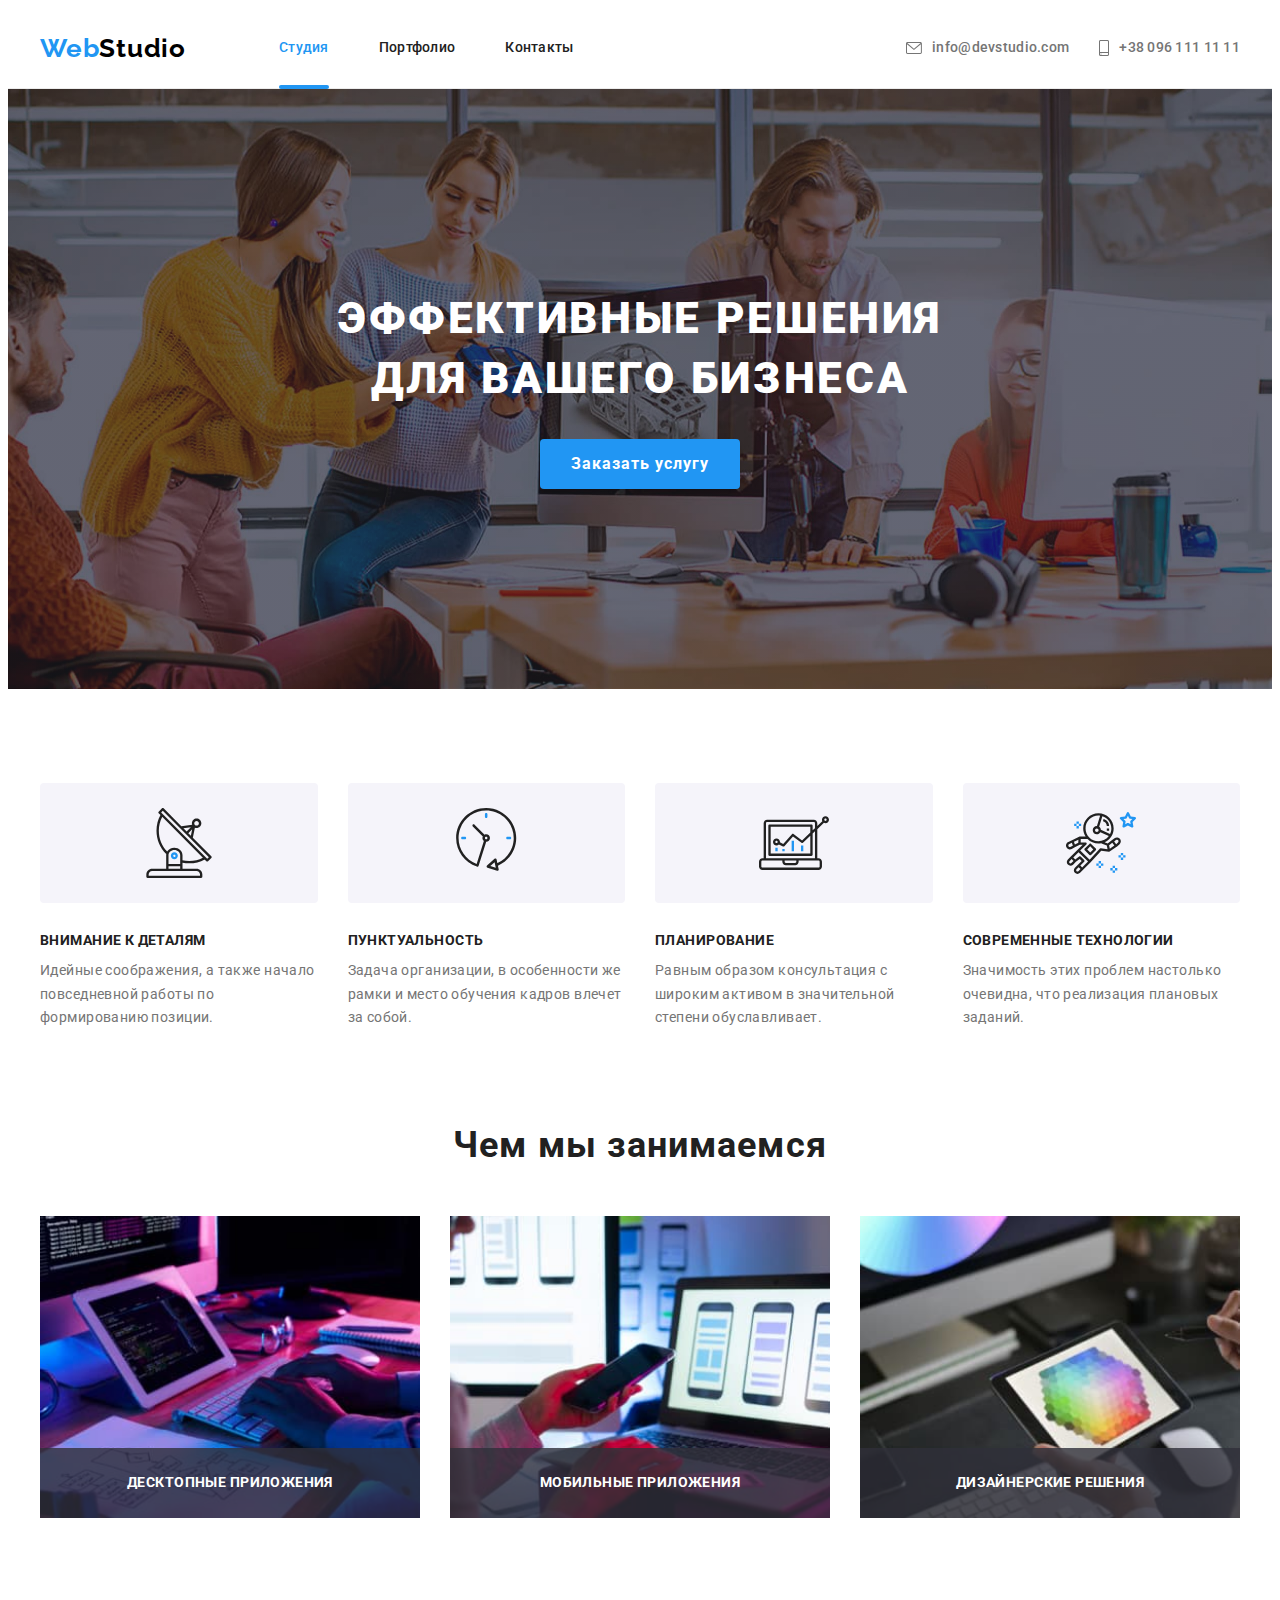
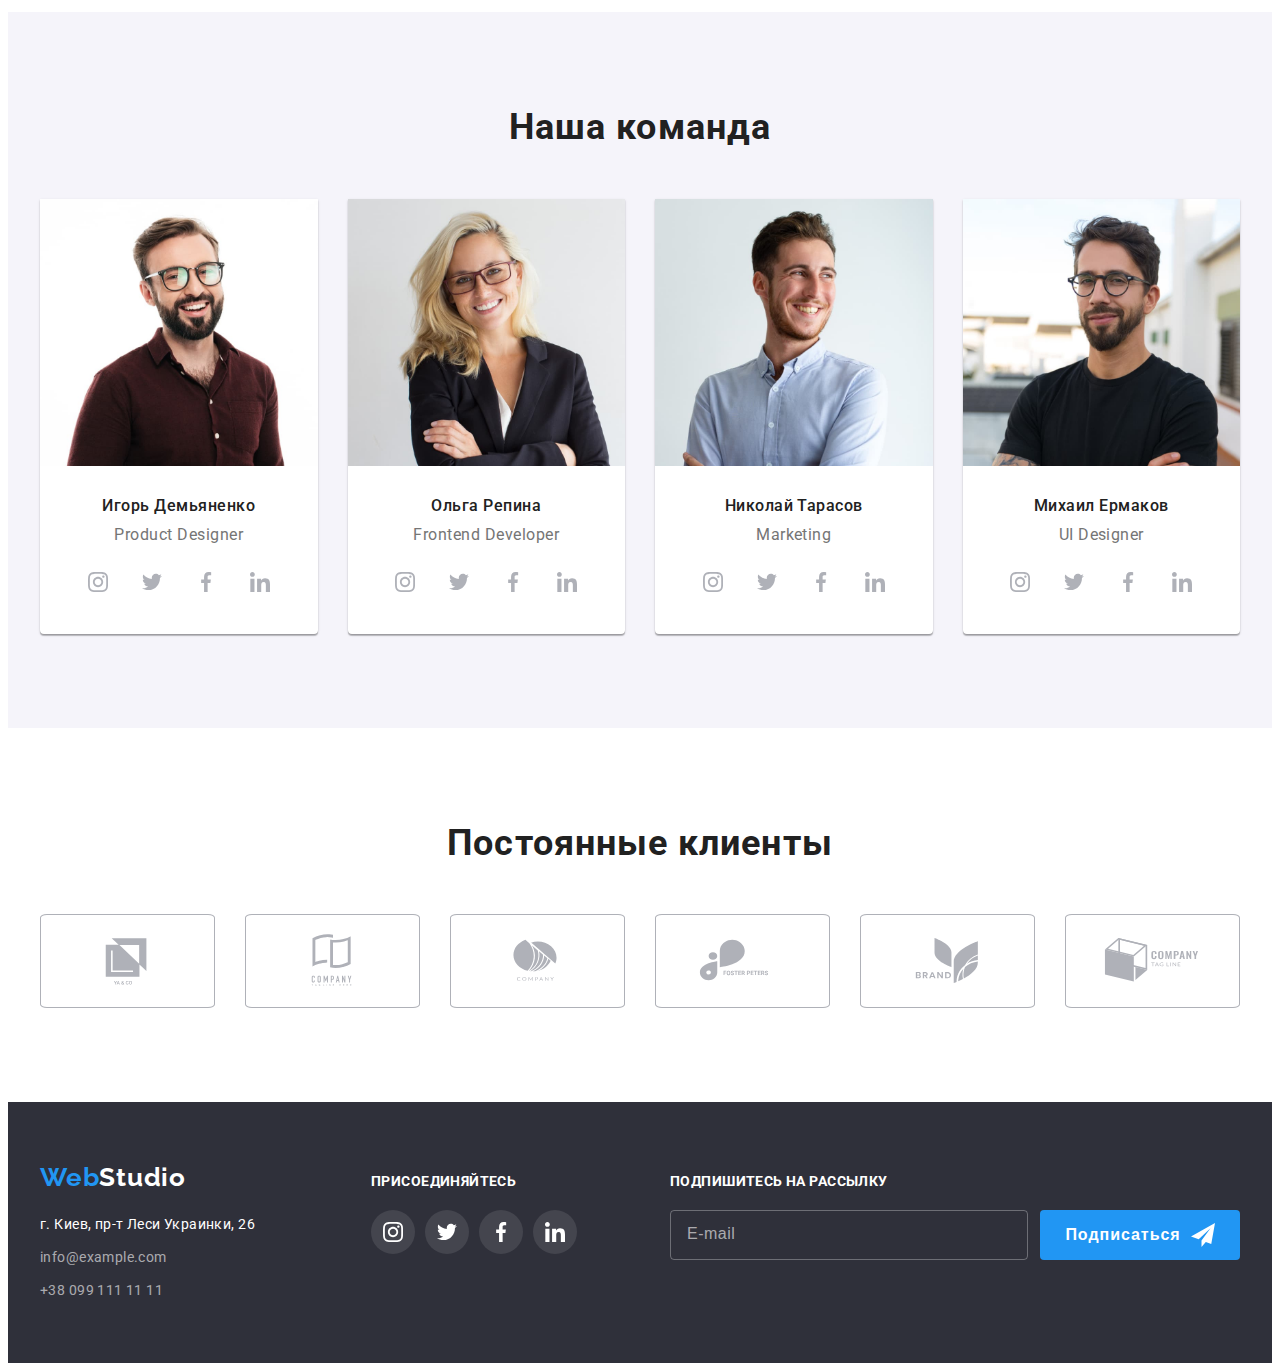
<file: index.html>
<!DOCTYPE html>
<html lang="ru">

<head>
  <meta charset="UTF-8" />
  <meta http-equiv="X-UA-Compatible" content="IE=edge" />
  <meta name="viewport" content="width=device-width, initial-scale=1.0" />
  <title>Студия</title>
  <link rel="preconnect" href="https://fonts.googleapis.com" />
  <link rel="preconnect" href="https://fonts.gstatic.com" crossorigin />
  <link href="https://fonts.googleapis.com/css2?family=Raleway:wght@700&family=Roboto:wght@400;500;700;900&display=swap"
    rel="stylesheet" />
  <link rel="stylesheet" href="https://cdnjs.cloudflare.com/ajax/libs/modern-normalize/1.1.0/modern-normalize.min.css"
    integrity="sha512-wpPYUAdjBVSE4KJnH1VR1HeZfpl1ub8YT/NKx4PuQ5NmX2tKuGu6U/JRp5y+Y8XG2tV+wKQpNHVUX03MfMFn9Q=="
    crossorigin="anonymous" referrerpolicy="no-referrer" />

  <link rel="stylesheet" href="./css/main.min.css" />
</head>

<body>
  <header class="header">
    <div class="container header__container">
      <a class="logo header__logo" href="./index.html">Web<span class="logo__dark">Studio</span></a>

      <nav>
        <ul class="site-nav">
          <li class="site-nav__item">
            <a class="site-nav__link site-nav__link--current" href="./index.html">Студия</a>
          </li>
          <li class="site-nav__item">
            <a class="site-nav__link" href="./portfolio.html">Портфолио</a>
          </li>
          <li class="site-nav__item"><a class="link site-nav__link" href="">Контакты</a></li>
        </ul>
      </nav>

      <ul class="contacts">
        <li class="contacts__item">
          <a class="contacts__link" href="mailto:info@devstudio.com">
            <svg class="contacts__icon envelope">
              <use href="./images/icons.svg#icon-envelope"></use>
            </svg>info@devstudio.com</a>
        </li>
        <li class="contacts__item">
          <a class="contacts__link" href="tel:+380961111111">
            <svg class="contacts__icon smartphone">
              <use href="./images/icons.svg#icon-smartphone"></use>
            </svg>+38 096 111 11 11</a>
        </li>
      </ul>


      <button type="button" class="menu-open-btn" data-menu-open>
        <svg class="menu-open__icon" width="40" height="40">
          <use href="./images/icons.svg#icon-mob-open-btn_40px"></use>
        </svg>
      </button>

      <!-- Mob-menu -->

      <div class="mob-menu is-hidden" data-menu>
        <button type="button" class="menu-close-btn" data-menu-close><svg class="menu-close__icon" width="40px"
            height="40px">
            <use href="./images/icons.svg#icon-mob-menu-close_40px"></use>
          </svg></button>

        <div class="mob-menu__conteiner">

          <ul class="mob-menu__nav">
            <li class="mob-nav__item">
              <a class="mob-nav__link mob-nav__link--current" href="./index.html">Студия</a>
            </li>
            <li class="mob-nav__item">
              <a class="mob-nav__link" href="./portfolio.html">Портфолио</a>
            </li>
            <li class="mob-nav__item"><a class="mob-nav__link" href="">Контакты</a></li>
          </ul>

          <ul class="mob-menu__contacts-list">
            <li class="mob-contacts__item">
              <a class="mob-contacts__link--accent" href="tel:+380961111111">+38 096 111 11 11</a>
            </li>
            <li class="mob-contacts__item">
              <a class="mob-contacts__link" href="mailto:info@devstudio.com">info@devstudio.com</a>
            </li>
          </ul>

          <ul class="mob-menu__contacts-social">
            <li class="mob-social__item">
              <a class="mob-social__link" href="">Instagram</a>
            </li>
            <li class="mob-social__item">
              <a class="mob-social__link" href="">Twitter</a>
            </li>
            <li class="mob-social__item">
              <a class="mob-social__link" href="">Facbook</a>
            </li>
            <li class="mob-social__item">
              <a class="mob-social__link" href="">Linkedin</a>
            </li>
          </ul>
        </div>
      </div>
    </div>
  </header>

  <main>

    <!-- Hero -->

    <section class="hero">
      <div class="container">
        <h1 class="hero__title">Эффективные решения для вашего бизнеса</h1>
        <button type="button" class="hero__button" data-modal-open>Заказать услугу</button>
      </div>
    </section>

    <!-- Features -->

    <section class="section">
      <div class="container">
        <h2 class="visually-hidden" hidden>Преимущества</h2>
        <ul class="features">
          <li class="features__item">
            <div class="features__box">
              <svg class="features__icon" width="70" height="70">
                <use href="./images/icons.svg#icon-antenna-1"></use>
              </svg>
            </div>
            <h3 class="features__title">Внимание к деталям</h3>
            <p class="features__text">
              Идейные соображения, а также начало повседневной работы по формированию позиции.
            </p>
          </li>
          <li class="features__item">
            <div class="features__box">
              <svg class="features__icon" width="70" height="70">
                <use href="./images/icons.svg#icon-clock-1"></use>
              </svg>
            </div>
            <h3 class="features__title">Пунктуальность</h3>
            <p class="features__text">
              Задача организации, в особенности же рамки и место обучения кадров влечет за собой.
            </p>
          </li>
          <li class="features__item">
            <div class="features__box">
              <svg class="features__icon" width="70" height="70">
                <use href="./images/icons.svg#icon-diagram-1"></use>
              </svg>
            </div>
            <h3 class="features__title">Планирование</h3>
            <p class="features__text">
              Равным образом консультация с широким активом в значительной степени обуславливает.
            </p>
          </li>
          <li class="features__item">
            <div class="features__box">
              <svg class="features__icon" width="70" height="70">
                <use href="./images/icons.svg#icon-astronaut-1"></use>
              </svg>
            </div>
            <h3 class="features__title">Современные технологии</h3>
            <p class="features__text">
              Значимость этих проблем настолько очевидна, что реализация плановых заданий.
            </p>
          </li>
        </ul>
      </div>
    </section>

    <!-- About us -->

    <section class="section section--no-padding-top">
      <div class="container">
        <h2 class="section__title">Чем мы занимаемся</h2>
        <ul class="about-us">
          <li class="about-us__item">
            <picture>
              <source srcset="./images/about-us/img-desk-1-1x.jpg 1x,
                             ./images/about-us/img-desk-1-2x.jpg 2x" media="(min-width: 1200px)" />
              <img src="./images/about-us/img-desk-1-1x.jpg" alt="человек печатает на клавиатуре" />
            </picture>

            <div class="about-us__img-title">Десктопные приложения</div>
          </li>
          <li class="about-us__item">
            <picture>
              <source srcset="./images/about-us/img-desk-2-1x.jpg 1x,
                             ./images/about-us/img-desk-2-2x.jpg 2x" media="(min-width: 1200px)" />
              <img src="./images/about-us/img-desk-2-1x.jpg" alt="человек смотрит на экран" />
            </picture>
            <div class="about-us__img-title">Мобильные приложения</div>
          </li>
          <li class="about-us__item">
            <picture>
              <source srcset="./images/about-us/img-desk-3-1x.jpg 1x,
                              ./images/about-us/img-desk-3-2x.jpg 2x" media="(min-width: 1200px)" />
              <img src="./images/about-us/img-desk-3-1x.jpg" alt="человек смотрит на палитру цветов" />
            </picture>
            <div class="about-us__img-title">Дизайнерские решения</div>
          </li>
        </ul>
      </div>
    </section>

    <!-- Team -->

    <section class="section section--other-background">
      <div class="container">
        <h2 class="section__title">Наша команда</h2>
        <ul class="team">
          <li class="team__item">
            <picture>
              <source srcset="./images/team/img-desk-1-1x.jpg 1x,
                           ./images/team/img-desk-1-2x.jpg 2x" media="(min-width: 1200px)" />
              <source srcset="./images/team/img-tab-1-1x.jpg 1x,
                            ./images/team/img-tab-1-2x.jpg 2x" media="(min-width: 768px)" />
              <source srcset="./images/team/img-mob-1-1x.jpg 1x,
                             ./images/team/img-mob-1-2x.jpg 2x" media="(min-width: 320px)" />
              <img src="./images/team/img-desk-1-1x.jpg" alt="первое фото члена команды" />
            </picture>

            <div class="team__content">
              <h3 class="team__title">Игорь Демьяненко</h3>
              <p class="team__text" lang="en">Product Designer</p>
              <ul class="team__social-list socials">
                <li class="socials__item">
                  <a href="" class="socials__link">
                    <svg class="socials__icon" width="20" height="20">
                      <use href="./images/icons.svg#icon-instagram"></use>
                    </svg>
                  </a>
                </li>
                <li class="socials__item">
                  <a href="" class="socials__link">
                    <svg class="socials__icon" width="20" height="20">
                      <use href="./images/icons.svg#icon-twitter"></use>
                    </svg>
                  </a>
                </li>
                <li class="socials__item">
                  <a href="" class="socials__link">
                    <svg class="socials__icon" width="20" height="20">
                      <use href="./images/icons.svg#icon-facebook"></use>
                    </svg>
                  </a>
                </li>
                <li class="socials__item">
                  <a href="" class="socials__link">
                    <svg class="socials__icon" width="20" height="20">
                      <use href="./images/icons.svg#icon-linkedin"></use>
                    </svg>
                  </a>
                </li>
              </ul>
            </div>
          </li>
          <li class="team__item">
            <picture>
              <source srcset="./images/team/img-desk-2-1x.jpg 1x,
                              ./images/team/img-desk-2-2x.jpg 2x" media="(min-width: 1200px)" />
              <source srcset="./images/team/img-tab-2-1x.jpg 1x,
                              ./images/team/img-tab-2-2x.jpg 2x" media="(min-width: 768px)" />
              <source srcset="./images/team/img-mob-2-1x.jpg 1x,
                              ./images/team/img-mob-2-2x.jpg 2x" media="(min-width: 320px)" />
              <img src="./images/team/img-desk-2-1x.jpg" alt="второе фото члена команды" />
            </picture>
            <div class="team__content">
              <h3 class="team__title">Ольга Репина</h3>
              <p class="team__text" lang="en">Frontend Developer</p>
              <ul class="team__social-list socials">
                <li class="socials__item">
                  <a href="" class="socials__link">
                    <svg class="socials__icon" width="20" height="20">
                      <use href="./images/icons.svg#icon-instagram"></use>
                    </svg>
                  </a>
                </li>
                <li class="socials__item">
                  <a href="" class="socials__link">
                    <svg class="socials__icon" width="20" height="20">
                      <use href="./images/icons.svg#icon-twitter"></use>
                    </svg>
                  </a>
                </li>
                <li class="socials__item">
                  <a href="" class="socials__link">
                    <svg class="socials__icon" width="20" height="20">
                      <use href="./images/icons.svg#icon-facebook"></use>
                    </svg>
                  </a>
                </li>
                <li class="socials__item">
                  <a href="" class="socials__link">
                    <svg class="socials__icon" width="20" height="20">
                      <use href="./images/icons.svg#icon-linkedin"></use>
                    </svg>
                  </a>
                </li>
              </ul>
            </div>
          </li>
          <li class="team__item">
            <picture>
              <source srcset="./images/team/img-desk-3-1x.jpg 1x,
                              ./images/team/img-desk-3-2x.jpg 2x" media="(min-width: 1200px)" />
              <source srcset="./images/team/img-tab-3-1x.jpg 1x,
                              ./images/team/img-tab-3-2x.jpg 2x" media="(min-width: 768px)" />
              <source srcset="./images/team/img-mob-3-1x.jpg 1x,
                             ./images/team/img-mob-3-2x.jpg 2x" media="(min-width: 320px)" />
              <img src="./images/team/img-desk-3-1x.jpg" alt="третье фото члена команды" />
            </picture>
            <div class="team__content">
              <h3 class="team__title">Николай Тарасов</h3>
              <p class="team__text" lang="en">Marketing</p>
              <ul class="team__social-list socials">
                <li class="socials__item">
                  <a href="" class="socials__link">
                    <svg class="socials__icon" width="20" height="20">
                      <use href="./images/icons.svg#icon-instagram"></use>
                    </svg>
                  </a>
                </li>
                <li class="socials__item">
                  <a href="" class="socials__link">
                    <svg class="socials__icon" width="20" height="20">
                      <use href="./images/icons.svg#icon-twitter"></use>
                    </svg>
                  </a>
                </li>
                <li class="socials__item">
                  <a href="" class="socials__link">
                    <svg class="socials__icon" width="20" height="20">
                      <use href="./images/icons.svg#icon-facebook"></use>
                    </svg>
                  </a>
                </li>
                <li class="socials__item">
                  <a href="" class="socials__link">
                    <svg class="socials__icon" width="20" height="20">
                      <use href="./images/icons.svg#icon-linkedin"></use>
                    </svg>
                  </a>
                </li>
              </ul>
            </div>
          </li>
          <li class="team__item">
            <picture>
              <source srcset="./images/team/img-desk-4-1x.jpg 1x,
                                ./images/team/img-desk-4-2x.jpg 2x" media="(min-width: 1200px)" />
              <source srcset="./images/team/img-tab-4-1x.jpg 1x,
                                ./images/team/img-tab-4-2x.jpg 2x" media="(min-width: 768px)" />
              <source srcset="./images/team/img-mob-4-1x.jpg 1x,
                               ./images/team/img-mob-4-2x.jpg 2x" media="(min-width: 320px)" />
              <img src="./images/team/img-desk-4-1x.jpg" alt="четвертое фото члена команды" />
            </picture>
            <div class="team__content">
              <h3 class="team__title">Михаил Ермаков</h3>
              <p class="team__text" lang="en">UI Designer</p>
              <ul class="team__social-list socials">
                <li class="socials__item">
                  <a href="" class="socials__link">
                    <svg class="socials__icon" width="20" height="20">
                      <use href="./images/icons.svg#icon-instagram"></use>
                    </svg>
                  </a>
                </li>
                <li class="socials__item">
                  <a href="" class="socials__link">
                    <svg class="socials__icon" width="20" height="20">
                      <use href="./images/icons.svg#icon-twitter"></use>
                    </svg>
                  </a>
                </li>
                <li class="socials__item">
                  <a href="" class="socials__link">
                    <svg class="socials__icon" width="20" height="20">
                      <use href="./images/icons.svg#icon-facebook"></use>
                    </svg>
                  </a>
                </li>
                <li class="socials__item">
                  <a href="" class="socials__link">
                    <svg class="socials__icon" width="20" height="20">
                      <use href="./images/icons.svg#icon-linkedin"></use>
                    </svg>
                  </a>
                </li>
              </ul>
            </div>
          </li>
        </ul>
      </div>
    </section>

    <!--Сlients -->

    <section class="section clients__section">
      <div class="container">
        <h2 class="section__title">Постоянные клиенты</h2>
        <ul class="clients">
          <li class="clients__item">
            <a href="" class="clients__link">
              <svg class="clients__icon" width="106" height="60">
                <use href="./images/icons.svg#icon-Logo1"></use>
              </svg>
            </a>
          </li>
          <li class="clients__item">
            <a href="" class="clients__link">
              <svg class="clients__icon" width="106" height="60">
                <use href="./images/icons.svg#icon-Logo2"></use>
              </svg>
            </a>
          </li>
          <li class="clients__item">
            <a href="" class="clients__link">
              <svg class="clients__icon" width="106" height="60">
                <use href="./images/icons.svg#icon-Logo3"></use>
              </svg>
            </a>
          </li>
          <li class="clients__item">
            <a href="" class="clients__link">
              <svg class="clients__icon" width="106" height="60">
                <use href="./images/icons.svg#icon-Logo4"></use>
              </svg>
            </a>
          </li>
          <li class="clients__item">
            <a href="" class="clients__link">
              <svg class="clients__icon" width="106" height="60">
                <use href="./images/icons.svg#icon-Logo5"></use>
              </svg>
            </a>
          </li>
          <li class="clients__item">
            <a href="" class="clients__link">
              <svg class="clients__icon" width="106" height="60">
                <use href="./images/icons.svg#icon-Logo6"></use>
              </svg>
            </a>
          </li>
        </ul>
      </div>
    </section>
  </main>

  <!-- Backdrop-->

  <div class="backdrop is-hidden" data-modal>
    <div class="modal">
      <form class="form">
        <p class="form__title">Оставьте свои данные, мы вам перезвоним</p>

        <div class="form__field">
          <label for="name" class="form__label">Имя</label>
          <input class="form__input" type="text" name="name" id="name" />
          <svg class="form__icon" width="18" height="18">
            <use href="./images/icons.svg#icon-person-black-18dp-1"></use>
          </svg>
        </div>

        <div class="form__field">
          <label for="tel" class="form__label">Телефон</label>
          <input class="form__input" type="tel" name="tel" id="tel" />
          <svg class="form__icon" width="18" height="18">
            <use href="./images/icons.svg#icon-phone-black-18dp-1"></use>
          </svg>
        </div>
        <div class="form__field">
          <label for="mail" class="form__label">Почта</label>
          <input class="form__input" type="email" name="mail" id="mail" />
          <svg class="form__icon" width="18" height="18">
            <use href="./images/icons.svg#icon-email-black-18dp-1"></use>
          </svg>
        </div>

        <div class="form__field field__textarea">
          <label for="comment" class="form__label">Комментарий</label>
          <textarea class="form__textarea" name="comment" id="comment" placeholder="Введите текст"></textarea>
        </div>

        <label class="form__contract-conditions" for="contract-conditions">
          <input class="form__check visually-hidden" type="checkbox" name="contract conditions"
            id="contract-conditions" />
          <svg class="form__check-icon" width="16" height="15">
            <use href="./images/icons.svg#icon-icon-check"></use>
          </svg>
          Соглашаюсь с рассылкой и принимаю&nbsp;<a href="" class="form__link">Условия договора</a></label>

        <button type="submit" class="submit-button">Отправить</button>
      </form>

      <button type="button" class="modal-close" data-modal-close>
        <svg class="modal-close__icon" width="18px" height="18px">
          <use href="./images/icons.svg#icon-modal-close-icon"></use>
        </svg>
      </button>
    </div>
  </div>

  <!-- Footer -->

  <footer class="footer">
    <div class="container footer__container">
      <div class="footer-address">
        <a class="logo" href="./index.html">Web<span class="logo__light">Studio</span></a>
        <address class="address">
          <ul class="footer-address__list">
            <li class="footer-address__item">
              <a class="footer-address__link" href="https://goo.gl/maps/rSDcFi86WocTGaVg7" target="_blank"
                rel="noopener noreferrer">г. Киев, пр-т Леси Украинки, 26</a>
            </li>
            <li class="footer-address__item">
              <a class="link footer-address__mail" href="mailto:info@example.com">info@example.com</a>
            </li>
            <li class="footer-address__item">
              <a class="link footer-address__tel" href="tel:+380991111111">+38 099 111 11 11</a>
            </li>
          </ul>
        </address>
      </div>
      <div class="footer-social">
        <h3 class="footer-social__title">Присоединяйтесь</h3>
        <ul class="footer-social__list socials">
          <li class="socials__item--grey">
            <a href="" class="socials__link--grey">
              <svg class="socials__icon--grey" width="20" height="20">
                <use href="./images/icons.svg#icon-instagram"></use>
              </svg>
            </a>
          </li>
          <li class="socials__item--grey">
            <a href="" class="socials__link--grey">
              <svg class="socials__icon--grey" width="20" height="20">
                <use href="./images/icons.svg#icon-twitter"></use>
              </svg>
            </a>
          </li>
          <li class="socials__item--grey">
            <a href="" class="socials__link--grey">
              <svg class="socials__icon--grey" width="20" height="20">
                <use href="./images/icons.svg#icon-facebook"></use>
              </svg>
            </a>
          </li>
          <li class="socials__item--grey">
            <a href="" class="socials__link--grey">
              <svg class="socials__icon--grey" width="20" height="20">
                <use href="./images/icons.svg#icon-linkedin"></use>
              </svg>
            </a>
          </li>
        </ul>
      </div>
      <div class="footer-subscribe">
        <form class="footer-subscribe-form">
          <label for="email" class="footer-subscribe__title">Подпишитесь на рассылку</label>
          <div class="footer-subscribe__inputs">
            <input class="footer-subscribe__form-input" type="email" name="mail" id="email" placeholder="E-mail" />
            <button type="submit" class="footer-subscribe__submit-button">
              Подписаться
              <svg class="footer-subscribe__icon" width="24" height="24">
                <use href="./images/icons.svg#icon-icon-send"></use>
              </svg>
            </button>
          </div>
        </form>
      </div>
    </div>
  </footer>

  <script src="./js/modal.js"></script>
  <script src="./js/menu.js"></script>
</body>

</html>
</file>
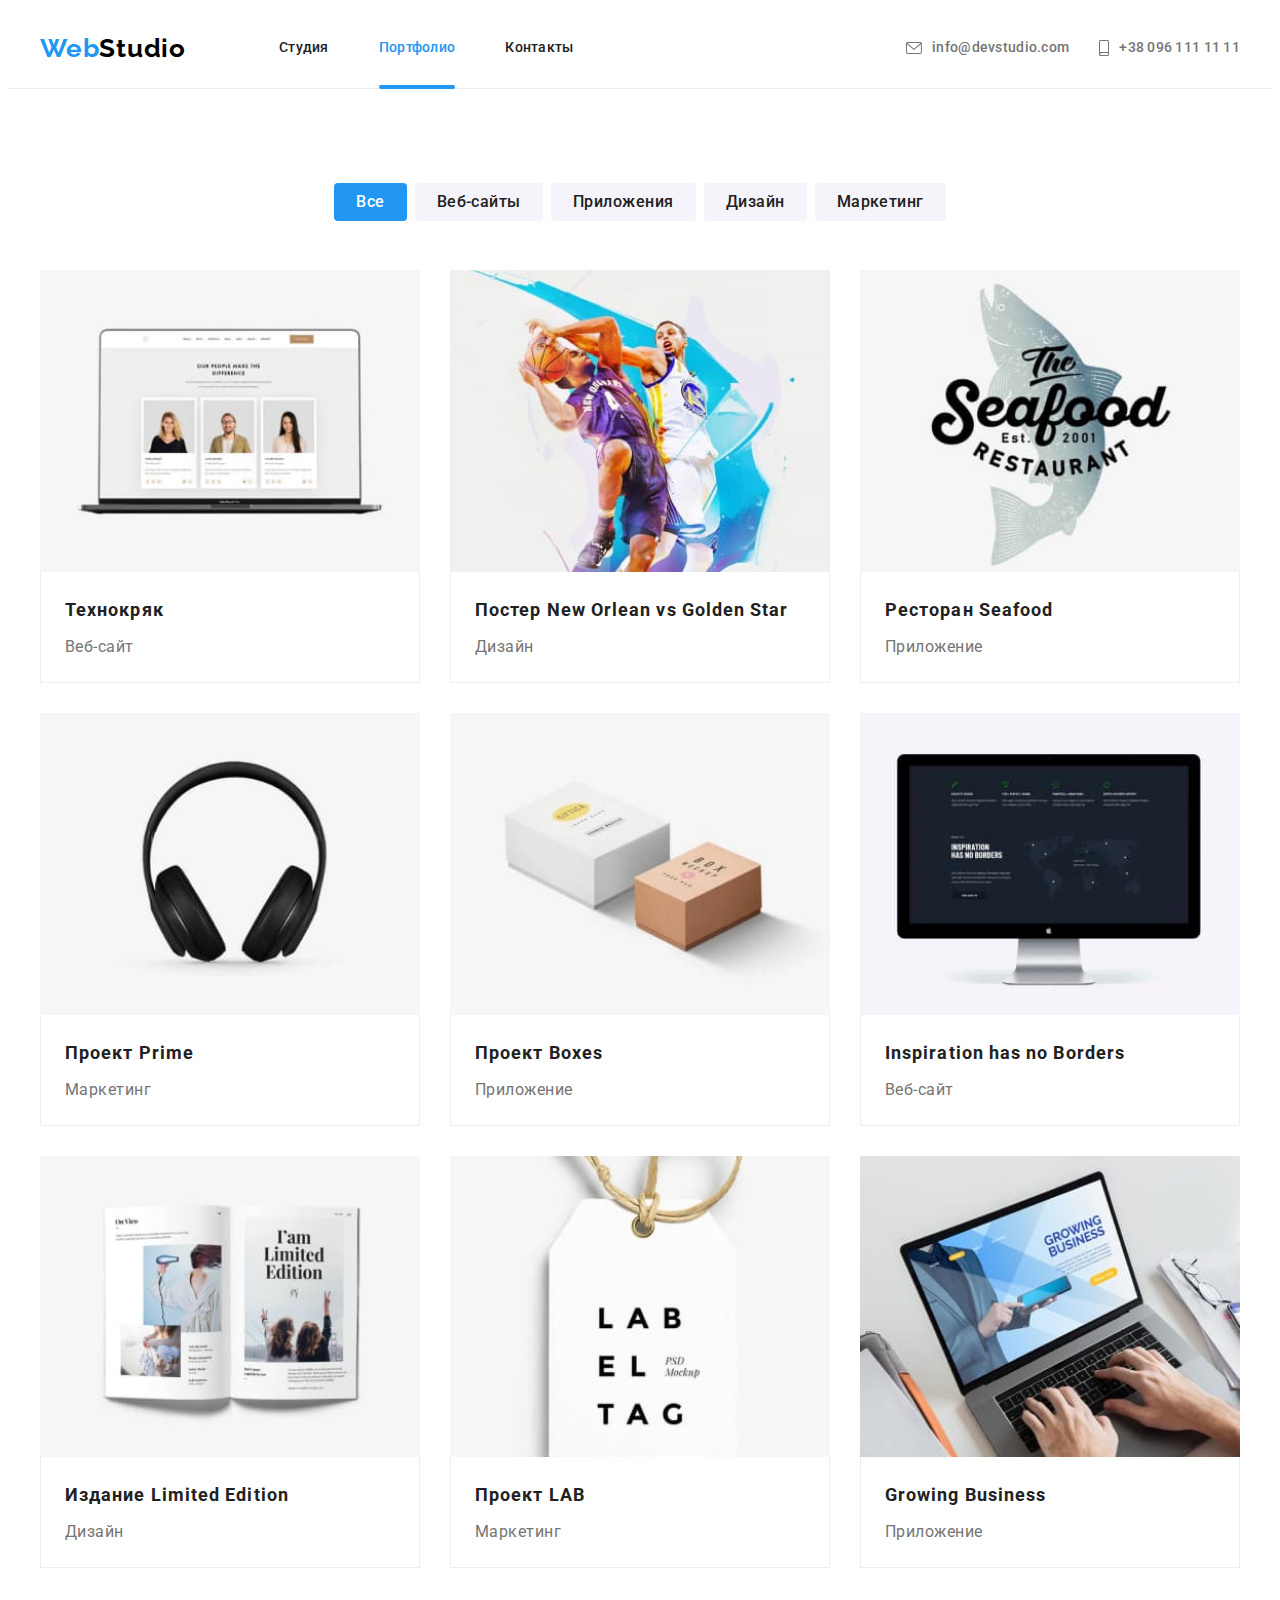
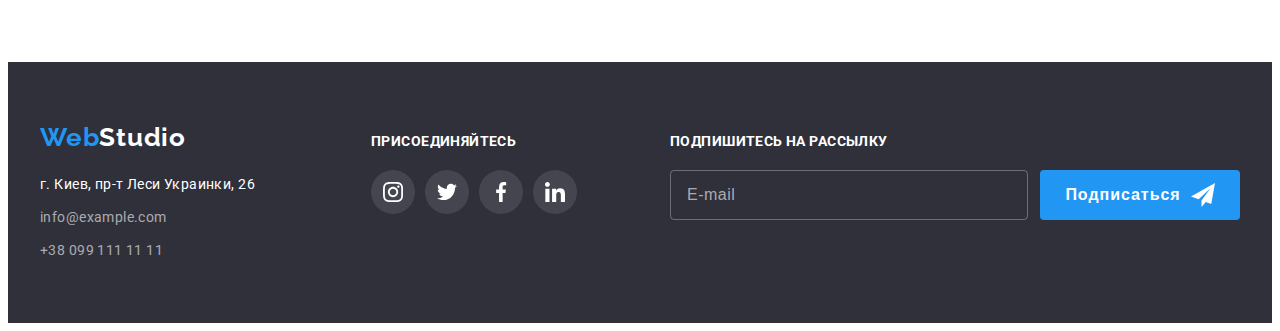
<file: portfolio.html>
<!DOCTYPE html>
<html lang="ru">

<head>
    <meta charset="UTF-8">
    <meta http-equiv="X-UA-Compatible" content="IE=edge">
    <meta name="viewport" content="width=device-width, initial-scale=1.0">
    <title>Портфолио</title>
    <link rel="preconnect" href="https://fonts.googleapis.com">
    <link rel="preconnect" href="https://fonts.gstatic.com" crossorigin>
    <link
        href="https://fonts.googleapis.com/css2?family=Raleway:wght@700&family=Roboto:wght@400;500;700;900&display=swap"
        rel="stylesheet">
    <link rel="stylesheet" href="https://cdnjs.cloudflare.com/ajax/libs/modern-normalize/1.1.0/modern-normalize.min.css"
        integrity="sha512-wpPYUAdjBVSE4KJnH1VR1HeZfpl1ub8YT/NKx4PuQ5NmX2tKuGu6U/JRp5y+Y8XG2tV+wKQpNHVUX03MfMFn9Q=="
        crossorigin="anonymous" referrerpolicy="no-referrer" />
    <link rel="stylesheet" href="./css/main.min.css" />
</head>

<body>
    <header class="header">
        <div class="container header__container">
            <a class="logo header__logo" href="./index.html">Web<span class="logo__dark">Studio</span></a>

            <nav>
                <ul class="site-nav">
                    <li class="site-nav__item">
                        <a class="site-nav__link" href="./index.html">Студия</a>
                    </li>
                    <li class="site-nav__item">
                        <a class="site-nav__link site-nav__link--current" href="./portfolio.html">Портфолио</a>
                    </li>
                    <li class="site-nav__item"><a class="link site-nav__link" href="">Контакты</a></li>
                </ul>
            </nav>

            <ul class="contacts">
                <li class="contacts__item">
                    <a class="contacts__link" href="mailto:info@devstudio.com">
                        <svg class="contacts__icon envelope">
                            <use href="./images/icons.svg#icon-envelope"></use>
                        </svg>info@devstudio.com</a>
                </li>
                <li class="contacts__item">
                    <a class="contacts__link" href="tel:+380961111111">
                        <svg class="contacts__icon smartphone">
                            <use href="./images/icons.svg#icon-smartphone"></use>
                        </svg>+38 096 111 11 11</a>
                </li>
            </ul>


            <button type="button" class="menu-open-btn" data-menu-open>
                <svg class="menu-open__icon" width="40" height="40">
                    <use href="./images/icons.svg#icon-mob-open-btn_40px"></use>
                </svg>
            </button>

            <!-- Mob-menu -->

            <div class="mob-menu is-hidden" data-menu>
                <button type="button" class="menu-close-btn" data-menu-close><svg class="menu-close__icon" width="40px"
                        height="40px">
                        <use href="./images/icons.svg#icon-mob-menu-close_40px"></use>
                    </svg></button>
                <div class="mob-menu__conteiner">

                    <ul class="mob-menu__nav">
                        <li class="mob-nav__item">
                            <a class="mob-nav__link" href="./index.html">Студия</a>
                        </li>
                        <li class="mob-nav__item">
                            <a class="mob-nav__link mob-nav__link--current" href="./portfolio.html">Портфолио</a>
                        </li>
                        <li class="mob-nav__item"><a class="mob-nav__link" href="">Контакты</a></li>
                    </ul>

                    <ul class="mob-menu__contacts-list">
                        <li class="mob-contacts__item">
                            <a class="mob-contacts__link--accent" href="tel:+380961111111">+38 096 111 11 11</a>
                        </li>
                        <li class="mob-contacts__item">
                            <a class="mob-contacts__link" href="mailto:info@devstudio.com">info@devstudio.com</a>
                        </li>
                    </ul>

                    <ul class="mob-menu__contacts-social">
                        <li class="mob-social__item">
                            <a class="mob-social__link" href="">Instagram</a>
                        </li>
                        <li class="mob-social__item">
                            <a class="mob-social__link" href="">Twitter</a>
                        </li>
                        <li class="mob-social__item">
                            <a class="mob-social__link" href="">Facbook</a>
                        </li>
                        <li class="mob-social__item">
                            <a class="mob-social__link" href="">Linkedin</a>
                        </li>
                    </ul>
                </div>
            </div>
        </div>
    </header>
    <!-- Main section -->
    <main>
        <section class="section portfolio__section">
            <div class="container">
                <h1 class="visually-hidden" hidden>Наше портфолио</h1>
                <ul class="filter">

                    <li class="filter__item">
                        <button class="filter__button filter__button--current " type="button">Все</button>
                    </li>
                    <li class="filter__item">
                        <button class="filter__button" type="button">Веб-сайты</button>
                    </li>
                    <li class="filter__item">
                        <button class="filter__button" type="button">Приложения</button>
                    </li>
                    <li class="filter__item">
                        <button class="filter__button" type="button">Дизайн</button>
                    </li>
                    <li class="filter__item">
                        <button class="filter__button" type="button">Маркетинг</button>
                    </li>

                </ul>

                <ul class="card-set">
                    <li class="card-set__item">
                        <a href="" class="card-set__link">
                            <div class="card-set__thumb">
                                <picture>
                                    <source srcset="./images/port/img-desk-1-1x.jpg 1x,
                                                ./images/port/img-desk-1-2x.jpg 2x" media="(min-width: 1200px)" />
                                    <source srcset="./images/port/img-tab-1-1x.jpg 1x,
                                                ./images/port/img-tab-1-2x.jpg 2x" media="(min-width: 768px)" />
                                    <source srcset="./images/port/img-mob-1-1x.jpg 1x,
                                                ./images/port/img-mob-1-2x.jpg 2x" media="(min-width: 320px)" />
                                    <img src="./images/port/img-desk-1-1x.jpg" alt="монитор с фото" />
                                </picture>

                                <div class="card-set__overlay">
                                    <p class="card-set__overlay-text">
                                        Технокряк это современная площадка распространения коронавируса. Компании
                                        используют эту платформу для цифрового
                                        шпионажа и атак на защищённые сервера конкурентов.
                                    </p>
                                </div>
                            </div>

                            <div class="card-set__content">
                                <h2 class="card-set__title">Технокряк</h2>
                                <p class="card-set__text">Веб-сайт</p>
                            </div>
                        </a>
                    </li>


                    <li class="card-set__item">
                        <a href="" class="card-set__link">
                            <div class="card-set__thumb">
                                <picture>
                                    <source srcset="./images/port/img-desk-2-1x.jpg 1x,
                                                  ./images/port/img-desk-2-2x.jpg 2x" media="(min-width: 1200px)" />
                                    <source srcset="./images/port/img-tab-2-1x.jpg 1x,
                                                    ./images/port/img-tab-2-2x.jpg 2x" media="(min-width: 768px)" />
                                    <source srcset="./images/port/img-mob-2-1x.jpg 1x,
                                                 ./images/port/img-mob-2-2x.jpg 2x" media="(min-width: 320px)" />
                                    <img src="./images/port/img-desk-2-1x.jpg" alt="баскетболисты" />
                                </picture>

                                <div class="card-set__overlay">
                                    <p class="card-set__overlay-text">
                                        Технокряк это современная площадка распространения коронавируса. Компании
                                        используют эту платформу для цифрового
                                        шпионажа и атак на защищённые сервера конкурентов.
                                    </p>
                                </div>
                            </div>

                            <div class="card-set__content">
                                <h2 class="card-set__title">Постер <span lang="en">New Orlean vs Golden Star</span>
                                </h2>
                                <p class="card-set__text">Дизайн</p>
                            </div>
                        </a>
                    </li>

                    <li class="card-set__item">
                        <a href="" class="card-set__link">
                            <div class="card-set__thumb">
                                <picture>
                                    <source srcset="./images/port/img-desk-3-1x.jpg 1x,
                                                    ./images/port/img-desk-3-2x.jpg 2x" media="(min-width: 1200px)" />
                                    <source srcset="./images/port/img-tab-3-1x.jpg 1x,
                                                    ./images/port/img-tab-3-2x.jpg 2x" media="(min-width: 768px)" />
                                    <source srcset="./images/port/img-mob-3-1x.jpg 1x,
                                                  ./images/port/img-mob-3-2x.jpg 2x" media="(min-width: 320px)" />
                                    <img src="./images/port/img-desk-3-1x.jpg" alt="логотип ресторана морепродуктов" />
                                </picture>

                                <div class="card-set__overlay">
                                    <p class="card-set__overlay-text">
                                        Технокряк это современная площадка распространения коронавируса. Компании
                                        используют эту платформу для цифрового
                                        шпионажа и атак на защищённые сервера конкурентов.
                                    </p>
                                </div>
                            </div>

                            <div class="card-set__content">
                                <h2 class="card-set__title">Ресторан <span lang="en">Seafood</span></h2>
                                <p class="card-set__text">Приложение</p>
                            </div>
                        </a>
                    </li>

                    <li class="card-set__item">
                        <a href="" class="card-set__link">
                            <div class="card-set__thumb">
                                <picture>
                                    <source srcset="./images/port/img-desk-4-1x.jpg 1x,
                                                  ./images/port/img-desk-4-2x.jpg 2x" media="(min-width: 1200px)" />
                                    <source srcset="./images/port/img-tab-4-1x.jpg 1x,
                                                  ./images/port/img-tab-4-2x.jpg 2x" media="(min-width: 768px)" />
                                    <source srcset="./images/port/img-mob-4-1x.jpg 1x,
                                                 ./images/port/img-mob-4-2x.jpg 2x" media="(min-width: 320px)" />
                                    <img src="./images/port/img-desk-4-1x.jpg" alt="наушники" />
                                </picture>

                                <div class="card-set__overlay">
                                    <p class="card-set__overlay-text">
                                        Технокряк это современная площадка распространения коронавируса. Компании
                                        используют эту платформу для цифрового
                                        шпионажа и атак на защищённые сервера конкурентов.
                                    </p>
                                </div>
                            </div>

                            <div class="card-set__content">
                                <h2 class="card-set__title">Проект <span lang="en">Prime</span></h2>
                                <p class="card-set__text">Маркетинг</p>
                            </div>
                        </a>
                    </li>

                    <li class="card-set__item">
                        <a href="" class="card-set__link">
                            <div class="card-set__thumb">
                                <picture>
                                    <source srcset="./images/port/img-desk-5-1x.jpg 1x,
                                                    ./images/port/img-desk-5-2x.jpg 2x" media="(min-width: 1200px)" />
                                    <source srcset="./images/port/img-tab-5-1x.jpg 1x,
                                                   ./images/port/img-tab-5-2x.jpg 2x" media="(min-width: 768px)" />
                                    <source srcset="./images/port/img-mob-5-1x.jpg 1x,
                                                ./images/port/img-mob-5-2x.jpg 2x" media="(min-width: 320px)" />
                                    <img src="./images/port/img-desk-5-1x.jpg" alt="две коробки" />
                                </picture>

                                <div class="card-set__overlay">
                                    <p class="card-set__overlay-text">
                                        Технокряк это современная площадка распространения коронавируса. Компании
                                        используют эту платформу для цифрового
                                        шпионажа и атак на защищённые сервера конкурентов.
                                    </p>
                                </div>
                            </div>

                            <div class="card-set__content">
                                <h2 class="card-set__title">Проект <span lang="en">Boxes</span></h2>
                                <p class="card-set__text">Приложение</p>
                            </div>
                        </a>
                    </li>

                    <li class="card-set__item">
                        <a href="" class="card-set__link">
                            <div class="card-set__thumb">
                                <picture>
                                    <source srcset="./images/port/img-desk-6-1x.jpg 1x,
                                                    ./images/port/img-desk-6-2x.jpg 2x" media="(min-width: 1200px)" />
                                    <source srcset="./images/port/img-tab-6-1x.jpg 1x,
                                                 ./images/port/img-tab-6-2x.jpg 2x" media="(min-width: 768px)" />
                                    <source srcset="./images/port/img-mob-6-1x.jpg 1x,
                                                 ./images/port/img-mob-6-2x.jpg 2x" media="(min-width: 320px)" />
                                    <img src="./images/port/img-desk-6-1x.jpg" alt="монитор с картой" />
                                </picture>

                                <div class="card-set__overlay">
                                    <p class="card-set__overlay-text">
                                        Технокряк это современная площадка распространения коронавируса. Компании
                                        используют эту платформу для цифрового
                                        шпионажа и атак на защищённые сервера конкурентов.
                                    </p>
                                </div>
                            </div>


                            <div class="card-set__content">
                                <h2 class="card-set__title" lang="en">Inspiration has no Borders</h2>
                                <p class="card-set__text">Веб-сайт</p>
                            </div>
                        </a>
                    </li>

                    <li class="card-set__item">
                        <a href="" class="card-set__link">
                            <div class="card-set__thumb">
                                <picture>
                                    <source srcset="./images/port/img-desk-7-1x.jpg 1x,
                                                  ./images/port/img-desk-7-2x.jpg 2x" media="(min-width: 1200px)" />
                                    <source srcset="./images/port/img-tab-7-1x.jpg 1x,
                                                 ./images/port/img-tab-7-2x.jpg 2x" media="(min-width: 768px)" />
                                    <source srcset="./images/port/img-mob-7-1x.jpg 1x,
                                                 ./images/port/img-mob-7-2x.jpg 2x" media="(min-width: 320px)" />
                                    <img src="./images/port/img-desk-7-1x.jpg" alt="фото журнала" />
                                </picture>

                                <div class="card-set__overlay">
                                    <p class="card-set__overlay-text">
                                        Технокряк это современная площадка распространения коронавируса. Компании
                                        используют эту платформу для цифрового
                                        шпионажа и атак на защищённые сервера конкурентов.
                                    </p>
                                </div>
                            </div>

                            <div class="card-set__content">
                                <h2 class="card-set__title">Издание <span lang="en">Limited Edition</span></h2>
                                <p class="card-set__text">Дизайн</p>
                            </div>
                        </a>
                    </li>

                    <li class="card-set__item">
                        <a href="" class="card-set__link">
                            <div class="card-set__thumb">
                                <picture>
                                    <source srcset="./images/port/img-desk-8-1x.jpg 1x,
                                                 ./images/port/img-desk-8-2x.jpg 2x" media="(min-width: 1200px)" />
                                    <source srcset="./images/port/img-tab-8-1x.jpg 1x,
                                                 ./images/port/img-tab-8-2x.jpg 2x" media="(min-width: 768px)" />
                                    <source srcset="./images/port/img-mob-8-1x.jpg 1x,
                                                 ./images/port/img-mob-8-2x.jpg 2x" media="(min-width: 320px)" />
                                    <img src="./images/port/img-desk-8-1x.jpg" alt="белая бирка" />
                                </picture>

                                <div class="card-set__overlay">
                                    <p class="card-set__overlay-text">
                                        Технокряк это современная площадка распространения коронавируса. Компании
                                        используют эту платформу для цифрового
                                        шпионажа и атак на защищённые сервера конкурентов.
                                    </p>
                                </div>
                            </div>

                            <div class="card-set__content">
                                <h2 class="card-set__title">Проект <span lang="en">LAB</span></h2>
                                <p class="card-set__text">Маркетинг</p>
                            </div>
                        </a>
                    </li>

                    <li class="card-set__item">
                        <a href="" class="card-set__link">
                            <div class="card-set__thumb">
                                <picture>
                                    <source srcset="./images/port/img-desk-9-1x.jpg 1x,
                                                 ./images/port/img-desk-9-2x.jpg 2x" media="(min-width: 1200px)" />
                                    <source srcset="./images/port/img-tab-9-1x.jpg 1x,
                                                ./images/port/img-tab-9-2x.jpg 2x" media="(min-width: 768px)" />
                                    <source srcset="./images/port/img-mob-9-1x.jpg 1x,
                                                 ./images/port/img-mob-9-2x.jpg 2x" media="(min-width: 320px)" />
                                    <img src="./images/port/img-desk-9-1x.jpg" alt="человек печатает на ноутбуке" />
                                </picture>

                                <div class="card-set__overlay">
                                    <p class="card-set__overlay-text">
                                        Технокряк это современная площадка распространения коронавируса. Компании
                                        используют эту платформу для цифрового
                                        шпионажа и атак на защищённые сервера конкурентов.
                                    </p>
                                </div>
                            </div>
                            <div class="card-set__content">
                                <h2 class="card-set__title">Growing Business</h2>
                                <p class="card-set__text">Приложение</p>
                            </div>
                        </a>
                    </li>

                </ul>

            </div>

        </section>



    </main>


    <!-- Footer -->
    <footer class="footer">
        <div class="container footer__container">
            <div class="footer-address">
                <a class="logo" href="./index.html">Web<span class="logo__light">Studio</span></a>
                <address class="address">
                    <ul class="footer-address__list">
                        <li class="footer-address__item">
                            <a class="footer-address__link" href="https://goo.gl/maps/rSDcFi86WocTGaVg7" target="_blank"
                                rel="noopener noreferrer">г. Киев, пр-т Леси Украинки, 26</a>
                        </li>
                        <li class="footer-address__item">
                            <a class="link footer-address__mail" href="mailto:info@example.com">info@example.com</a>
                        </li>
                        <li class="footer-address__item">
                            <a class="link footer-address__tel" href="tel:+380991111111">+38 099 111 11 11</a>
                        </li>
                    </ul>
                </address>
            </div>
            <div class="footer-social">
                <h3 class="footer-social__title">Присоединяйтесь</h3>
                <ul class="footer-social__list socials">
                    <li class="socials__item--grey">
                        <a href="" class="socials__link--grey">
                            <svg class="socials__icon--grey" width="20" height="20">
                                <use href="./images/icons.svg#icon-instagram"></use>
                            </svg>
                        </a>
                    </li>
                    <li class="socials__item--grey">
                        <a href="" class="socials__link--grey">
                            <svg class="socials__icon--grey" width="20" height="20">
                                <use href="./images/icons.svg#icon-twitter"></use>
                            </svg>
                        </a>
                    </li>
                    <li class="socials__item--grey">
                        <a href="" class="socials__link--grey">
                            <svg class="socials__icon--grey" width="20" height="20">
                                <use href="./images/icons.svg#icon-facebook"></use>
                            </svg>
                        </a>
                    </li>
                    <li class="socials__item--grey">
                        <a href="" class="socials__link--grey">
                            <svg class="socials__icon--grey" width="20" height="20">
                                <use href="./images/icons.svg#icon-linkedin"></use>
                            </svg>
                        </a>
                    </li>
                </ul>
            </div>
            <div class="footer-subscribe">
                <form class="footer-subscribe-form">
                    <label for="mail" class="footer-subscribe__title">Подпишитесь на рассылку</label>
                    <div class="footer-subscribe__inputs">
                        <input class="footer-subscribe__form-input" type="email" name="mail" id="mail"
                            placeholder="E-mail" />
                        <button type="submit" class="footer-subscribe__submit-button">
                            Подписаться
                            <svg class="footer-subscribe__icon" width="24" height="24">
                                <use href="./images/icons.svg#icon-icon-send"></use>
                            </svg>
                        </button>
                    </div>
                </form>
            </div>
        </div>
    </footer>
    <script src="./js/menu.js"></script>
</body>

</html>
</file>
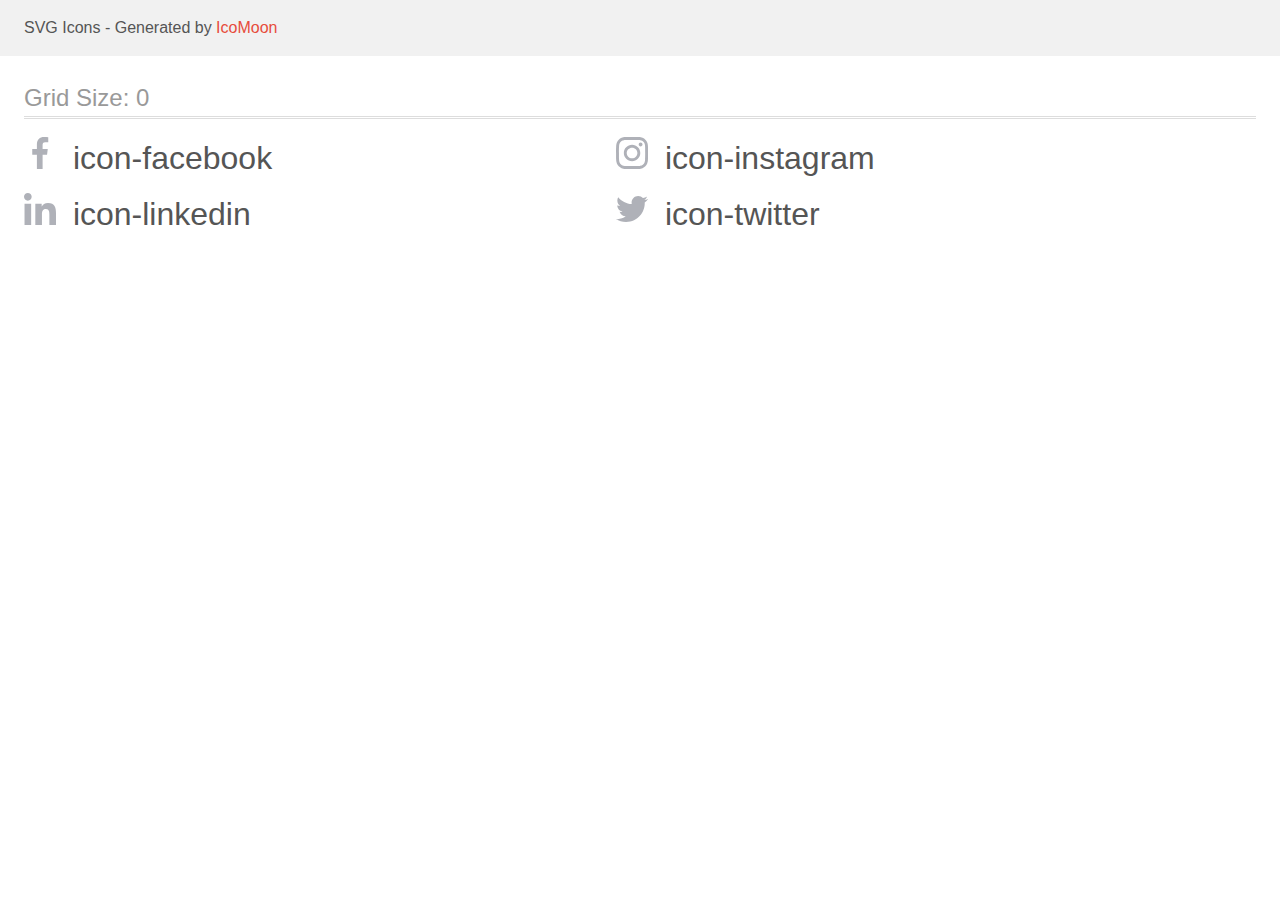
<file: images/icomoon/demo.html>
<!doctype html>
<html>
<head>
    <title>IcoMoon - SVG Icons</title>
    <meta charset="utf-8">
    <meta name="viewport" content="width=device-width, initial-scale=1">
    <link rel="stylesheet" href="demo-files/demo.css">
    <link rel="stylesheet" href="style.css">
</head>
<body>
<svg aria-hidden="true" style="position: absolute; width: 0; height: 0; overflow: hidden;" version="1.1" xmlns="http://www.w3.org/2000/svg" xmlns:xlink="http://www.w3.org/1999/xlink">
<defs>
<symbol id="icon-facebook" viewBox="0 0 32 32">
<path fill="#afb1b8" style="fill: var(--color1, #afb1b8)" d="M21.328 5.312h2.923v-5.088c-1.232-0.143-2.66-0.224-4.107-0.224-0.052 0-0.104 0-0.157 0l0.008-0c-4.213 0-7.099 2.65-7.099 7.52v4.48h-4.646v5.688h4.646v14.312h5.699v-14.31h4.459l0.709-5.688h-5.17v-3.922c0-1.643 0.443-2.768 2.734-2.768z"></path>
</symbol>
<symbol id="icon-instagram" viewBox="0 0 32 32">
<path fill="#afb1b8" style="fill: var(--color1, #afb1b8)" d="M31.968 9.408c-0.074-1.701-0.349-2.869-0.742-3.882-0.424-1.111-1.054-2.059-1.85-2.837l-0.001-0.001c-0.78-0.792-1.724-1.419-2.778-1.827l-0.054-0.018c-1.019-0.394-2.181-0.667-3.882-0.742-1.712-0.082-2.256-0.101-6.602-0.101-4.344 0-4.888 0.019-6.595 0.094-1.699 0.074-2.869 0.349-3.88 0.742-1.112 0.424-2.060 1.054-2.839 1.85l-0.001 0.001c-0.791 0.78-1.418 1.724-1.825 2.778l-0.018 0.054c-0.395 1.019-0.669 2.181-0.744 3.882-0.082 1.712-0.101 2.256-0.101 6.602 0 4.344 0.019 4.888 0.094 6.595 0.075 1.701 0.35 2.869 0.744 3.882 0.426 1.11 1.055 2.057 1.849 2.837l0.001 0.001c0.8 0.813 1.77 1.443 2.832 1.843 1.019 0.395 2.182 0.67 3.882 0.744 1.707 0.075 2.251 0.094 6.595 0.094 4.346 0 4.89-0.019 6.595-0.094 1.701-0.074 2.869-0.349 3.882-0.742 2.157-0.85 3.833-2.526 4.664-4.628l0.019-0.055c0.394-1.019 0.669-2.182 0.744-3.882 0.075-1.707 0.093-2.251 0.093-6.595s-0.006-4.888-0.080-6.595zM29.088 22.474c-0.070 1.563-0.333 2.406-0.55 2.97-0.552 1.399-1.64 2.486-3.004 3.024l-0.036 0.012c-0.56 0.219-1.411 0.482-2.968 0.55-1.688 0.075-2.194 0.094-6.464 0.094-4.269 0-4.782-0.019-6.464-0.094-1.563-0.069-2.406-0.331-2.97-0.55-0.721-0.269-1.334-0.676-1.836-1.192l-0.001-0.001c-0.517-0.503-0.924-1.117-1.184-1.803l-0.011-0.034c-0.218-0.563-0.48-1.413-0.549-2.97-0.075-1.688-0.094-2.195-0.094-6.464 0-4.27 0.019-4.784 0.094-6.464 0.069-1.563 0.331-2.406 0.549-2.97 0.269-0.722 0.678-1.337 1.198-1.837l0.002-0.002c0.504-0.517 1.119-0.923 1.806-1.182l0.034-0.011c0.56-0.219 1.411-0.48 2.968-0.55 1.688-0.074 2.195-0.093 6.464-0.093 4.275 0 4.782 0.019 6.464 0.093 1.563 0.069 2.406 0.331 2.97 0.55 0.693 0.256 1.325 0.662 1.837 1.194 0.531 0.52 0.938 1.144 1.195 1.84 0.218 0.56 0.48 1.411 0.549 2.968 0.075 1.688 0.094 2.194 0.094 6.464 0 4.269-0.019 4.768-0.094 6.458z"></path>
<path fill="#afb1b8" style="fill: var(--color1, #afb1b8)" d="M16.059 7.782c-4.539 0.002-8.218 3.682-8.219 8.221v0c0 0 0 0.001 0 0.002 0 4.541 3.681 8.222 8.222 8.222s8.222-3.681 8.222-8.222c0-4.541-3.681-8.222-8.222-8.222-0.001 0-0.001 0-0.002 0h0zM16.059 21.334c-2.945-0-5.332-2.388-5.332-5.333s2.388-5.333 5.333-5.333c0 0 0.001 0 0.001 0h-0c2.946 0 5.334 2.388 5.334 5.334s-2.388 5.334-5.334 5.334v0zM26.525 7.458c0 1.060-0.86 1.92-1.92 1.92s-1.92-0.86-1.92-1.92v0c0-1.060 0.86-1.92 1.92-1.92s1.92 0.86 1.92 1.92v0z"></path>
</symbol>
<symbol id="icon-linkedin" viewBox="0 0 32 32">
<path fill="#afb1b8" style="fill: var(--color1, #afb1b8)" d="M31.992 32h0.008v-11.738c0-5.741-1.235-10.163-7.947-10.163-3.227 0-5.392 1.77-6.277 3.45h-0.093v-2.914h-6.365v21.363h6.627v-10.578c0-2.786 0.528-5.48 3.978-5.48 3.398 0 3.45 3.179 3.45 5.658v10.402h6.619zM0.528 10.635h6.635v21.365h-6.635v-21.365zM3.843 0c-2.123 0-3.843 1.721-3.843 3.843v0c0 2.12 1.722 3.878 3.843 3.878 2.12 0 3.842-1.757 3.842-3.878s-1.72-3.841-3.841-3.843h-0z"></path>
</symbol>
<symbol id="icon-twitter" viewBox="0 0 32 32">
<path fill="#afb1b8" style="fill: var(--color1, #afb1b8)" d="M32 6.078c-1.1 0.493-2.376 0.857-3.713 1.028l-0.068 0.007c1.36-0.817 2.382-2.078 2.873-3.579l0.013-0.046c-1.197 0.722-2.591 1.273-4.076 1.573l-0.084 0.014c-1.2-1.279-2.9-2.076-4.787-2.076-3.622 0-6.558 2.936-6.558 6.558 0 0.001 0 0.003 0 0.004v-0c0 0.52 0.043 1.021 0.152 1.496-5.454-0.266-10.28-2.88-13.522-6.861-0.564 0.949-0.899 2.092-0.902 3.313v0.001c0 2.272 1.171 4.286 2.914 5.451-1.091-0.030-2.107-0.325-2.994-0.823l0.033 0.017v0.072c0.003 3.165 2.236 5.807 5.213 6.44l0.043 0.008c-0.499 0.136-1.071 0.215-1.662 0.215-0.020 0-0.041-0-0.061-0l0.003 0c-0.419 0-0.843-0.024-1.242-0.112 0.85 2.598 3.261 4.509 6.13 4.57-2.215 1.746-5.045 2.8-8.122 2.8-0.004 0-0.008 0-0.013 0h0.001c-0.018 0-0.040 0-0.062 0-0.531 0-1.055-0.034-1.569-0.099l0.061 0.006c2.826 1.846 6.287 2.944 10.004 2.944 0.021 0 0.042-0 0.063-0h-0.003c12.072 0 18.672-10 18.672-18.669 0-0.288-0.010-0.57-0.024-0.848 1.299-0.936 2.39-2.064 3.258-3.355l0.030-0.047z"></path>
</symbol>
</defs>
</svg>

<header class="bgc1 clearfix">
<div class="mhl">
    <p>SVG Icons - Generated by <a href="https://icomoon.io/app">IcoMoon</a></p>
</div>
</header>
    <div class="clearfix mhl ptl">
        <h1 class="mvm mtn fgc1">Grid Size: 0</h1>
        <div class="glyph fs1">
            <div class="clearfix pbs">
                <svg class="icon icon-facebook"><use xlink:href="#icon-facebook"></use></svg><span class="name"> icon-facebook</span>
            </div>
        </div>
        <div class="glyph fs1">
            <div class="clearfix pbs">
                <svg class="icon icon-instagram"><use xlink:href="#icon-instagram"></use></svg><span class="name"> icon-instagram</span>
            </div>
        </div>
        <div class="glyph fs1">
            <div class="clearfix pbs">
                <svg class="icon icon-linkedin"><use xlink:href="#icon-linkedin"></use></svg><span class="name"> icon-linkedin</span>
            </div>
        </div>
        <div class="glyph fs1">
            <div class="clearfix pbs">
                <svg class="icon icon-twitter"><use xlink:href="#icon-twitter"></use></svg><span class="name"> icon-twitter</span>
            </div>
        </div>
  </div>
<script defer src="svgxuse.js"></script>
</body>
</html>
</file>
<file: images/icomoon/demo-files/demo.css>
body {
  padding: 0;
  margin: 0;
  font-family: sans-serif;
  font-size: 1em;
  line-height: 1.5;
  color: #555;
  background: #fff;
}
h1 {
  font-size: 1.5em;
  font-weight: normal;
  box-shadow: 0 1px #ddd, 0 2px #fff, 0 3px #ddd;
}
small {
  font-size: .66666667em;
}
a {
  color: #e74c3c;
  text-decoration: none;
}
a:hover, a:focus {
  box-shadow: 0 1px #e74c3c;
}
.bshadow0, input {
  box-shadow: inset 0 -2px #e7e7e7;
}
input:hover {
  box-shadow: inset 0 -2px #ccc;
}
input, fieldset {
  font-size: 1em;
  margin: 0;
  padding: 0;
  border: 0;
}
input {
  color: inherit;
  line-height: 1.5;
  height: 1.5em;
  padding: .25em 0;
}
input:focus {
  outline: none;
  box-shadow: inset 0 -2px #449fdb;
}
.glyph {
  font-size: 16px;
  margin-right: 1.5em;
  float: left;
  width: 17em;
}
svg {
  color: #000;
}
.liga {
  width: 80%;
  width: calc(100% - 2.5em);
}
.talign-right {
  text-align: right;
}
.talign-center {
  text-align: center;
}
.bgc1 {
  background: #f1f1f1;
}
.fgc0 {
  color: #000;
}
.fgc1 {
  color: #999;
}
p {
  margin-top: 1em;
  margin-bottom: 1em;
}
.mvm {
  margin-top: .75em;
  margin-bottom: .75em;
}
.mtn {
  margin-top: 0;
}
.mtl, .mal {
  margin-top: 1.5em;
}
.mbl, .mal {
  margin-bottom: 1.5em;
}
.mal, .mhl {
  margin-left: 1.5em;
  margin-right: 1.5em;
}
.mhmm {
  margin-left: 1em;
  margin-right: 1em;
}
.ptl {
  padding-top: 1.5em;
}
.pbs, .pvs {
  padding-bottom: .25em;
}
.pvs, .pts {
  padding-top: .25em;
}
.unit {
  float: left;
}
.unitRight {
  float: right;
}
.size1of2 {
  width: 50%;
}
.size1of1 {
  width: 100%;
}
.clearfix:before, .clearfix:after {
  content: " ";
  display: table;
}
.clearfix:after {
  clear: both;
}
.hidden-true {
  display: none;
}
.textbox0 {
  width: 3em;
  background: #f1f1f1;
  padding: .25em .5em;
  line-height: 1.5;
  height: 1.5em;
}
.fs0 {
  font-size: 16px;
}
.fs1 {
  font-size: 32px;
}
.name {
  margin-left: .25em;
}
</file>
<file: images/icomoon/style.css>
.icon {
  display: inline-block;
  width: 1em;
  height: 1em;
  stroke-width: 0;
  stroke: currentColor;
  fill: currentColor;
}

/* ==========================================
Single-colored icons can be modified like so:
.icon-name {
  font-size: 32px;
  color: red;
}
========================================== */
</file>
<file: css/main.min.css>
p,h1,h2,h3,h4,h5,h6{margin:0}ul{list-style:none;margin:0;padding:0}img{display:block;width:100%;max-width:100%;height:auto}textarea{resize:none}a{text-decoration:none}body{color:var(--main-text-color);font-family:'Roboto', sans-serif}.visually-hidden{position:absolute;width:1px;height:1px;margin:-1px;padding:0;overflow:hidden;border:0;clip:rect(0 0 0 0)}:root{--main-text-color: #757575;--second-text-color: #212121;--accent-color: #2196f3;--white: #ffffff}.container{width:100%;padding-left:15px;padding-right:15px;margin:0 auto}@media screen and (min-width: 480px){.container{width:480px}}@media screen and (min-width: 768px){.container{width:768px}}@media screen and (min-width: 1200px){.container{width:1200px}}.section{padding:60px 0}@media screen and (min-width: 1200px){.section{padding:94px 0}}.section__title{color:var(--second-text-color);font-weight:700;font-size:28px;line-height:1.18;text-align:center;letter-spacing:0.03em;margin-bottom:30px}@media screen and (min-width: 1200px){.section__title{font-size:36px;line-height:1.17;margin-bottom:50px}}.logo{text-decoration:none;color:var(--accent-color);font-family:"Raleway", sans-serif;font-weight:700;font-size:24px;line-height:1.17;letter-spacing:0.03em}@media screen and (min-width: 1200px){.logo{font-size:26px;line-height:1.19}}.logo__dark{color:black}.logo__light{color:var(--white)}.backdrop{position:fixed;top:0;left:0;width:100%;height:100%;background-color:rgba(0,0,0,0.2);opacity:1;-webkit-transition:opacity 250ms cubic-bezier(0.4, 0, 0.2, 1),visibility 250ms cubic-bezier(0.4, 0, 0.2, 1);transition:opacity 250ms cubic-bezier(0.4, 0, 0.2, 1),visibility 250ms cubic-bezier(0.4, 0, 0.2, 1)}.is-hidden{opacity:0;pointer-events:none;visibility:hidden}.modal{position:absolute;top:50%;left:50%;width:90vw;min-height:609px;background-color:var(--white);-webkit-box-shadow:0px 1px 3px rgba(0,0,0,0.12),0px 1px 1px rgba(0,0,0,0.14),0px 2px 1px rgba(0,0,0,0.2);box-shadow:0px 1px 3px rgba(0,0,0,0.12),0px 1px 1px rgba(0,0,0,0.14),0px 2px 1px rgba(0,0,0,0.2);border-radius:4px;-webkit-transform:translate(-50%, -50%) scale(1);transform:translate(-50%, -50%) scale(1);-webkit-transition:-webkit-transform 250ms cubic-bezier(0.4, 0, 0.2, 1);transition:-webkit-transform 250ms cubic-bezier(0.4, 0, 0.2, 1);transition:transform 250ms cubic-bezier(0.4, 0, 0.2, 1);transition:transform 250ms cubic-bezier(0.4, 0, 0.2, 1), -webkit-transform 250ms cubic-bezier(0.4, 0, 0.2, 1)}.backdrop.is-hidden .modal{-webkit-transform:translate(50%, 50%) scale(0);transform:translate(50%, 50%) scale(0)}@media screen and (min-width: 480px) and (max-width: 1199px){.modal{width:450px}}@media screen and (min-width: 1200px){.modal{width:528px;height:581px}}.modal-close{position:absolute;width:30px;height:30px;display:-webkit-box;display:-ms-flexbox;display:flex;-webkit-box-pack:center;-ms-flex-pack:center;justify-content:center;-webkit-box-align:center;-ms-flex-align:center;align-items:center;top:8px;right:8px;background-color:var(--white);border:1px solid rgba(0,0,0,0.1);-webkit-box-sizing:border-box;box-sizing:border-box;border-radius:50%}.modal-close__icon{fill:#000000;cursor:pointer;-webkit-transition:fill 250ms cubic-bezier(0.4, 0, 0.2, 1);transition:fill 250ms cubic-bezier(0.4, 0, 0.2, 1)}.modal-close__icon:hover{fill:var(--accent-color)}.form{padding:40px}.form__title{display:block;margin-bottom:12px;font-weight:700;font-size:20px;line-height:1.5;text-align:center;letter-spacing:0.03em;color:var(--second-text-color)}@media screen and (min-width: 1200px){.form__title{line-height:1.15}}.form__field{position:relative;display:-webkit-box;display:-ms-flexbox;display:flex;outline:none;-webkit-box-orient:vertical;-webkit-box-direction:normal;-ms-flex-direction:column;flex-direction:column;margin-bottom:10px}.field__textarea{margin-bottom:0}.form__label{margin-bottom:4px;font-weight:400;font-size:12px;line-height:1.17;letter-spacing:0.01em;color:var(--main-text-color)}.form__input{width:100%;min-height:40px;padding-top:12px;padding-bottom:12px;padding-left:42px;outline:none;border:1px solid rgba(33,33,33,0.2);-webkit-box-sizing:border-box;box-sizing:border-box;border-radius:4px;cursor:pointer;-webkit-transition:border-color 250ms cubic-bezier(0.4, 0, 0.2, 1);transition:border-color 250ms cubic-bezier(0.4, 0, 0.2, 1)}.form__input:focus{border-color:var(--accent-color)}.form__input:focus ~ .form__icon{fill:var(--accent-color)}.form__icon{position:absolute;display:inline-block;top:50%;left:12px;fill:var(--second-text-color);-webkit-transition:fill 250ms cubic-bezier(0.4, 0, 0.2, 1);transition:fill 250ms cubic-bezier(0.4, 0, 0.2, 1)}.form__textarea{padding:12px 16px;width:100%;min-height:120px;border:1px solid rgba(33,33,33,0.2);-webkit-box-sizing:border-box;box-sizing:border-box;border-radius:4px;cursor:pointer;outline:none;-webkit-transition:border-color 250ms cubic-bezier(0.4, 0, 0.2, 1);transition:border-color 250ms cubic-bezier(0.4, 0, 0.2, 1)}.form__textarea:focus{border-color:var(--accent-color)}.form__textarea::-webkit-input-placeholder{font-weight:400;font-size:14px;line-height:1.14;letter-spacing:0.01em;color:rgba(117,117,117,0.5)}.form__textarea:-ms-input-placeholder{font-weight:400;font-size:14px;line-height:1.14;letter-spacing:0.01em;color:rgba(117,117,117,0.5)}.form__textarea::-ms-input-placeholder{font-weight:400;font-size:14px;line-height:1.14;letter-spacing:0.01em;color:rgba(117,117,117,0.5)}.form__textarea::placeholder{font-weight:400;font-size:14px;line-height:1.14;letter-spacing:0.01em;color:rgba(117,117,117,0.5)}.form__contract-conditions{display:-webkit-box;display:-ms-flexbox;display:flex;-webkit-box-pack:center;-ms-flex-pack:center;justify-content:center;-webkit-box-align:center;-ms-flex-align:center;align-items:center;margin-top:20px;font-weight:400;font-size:12px;line-height:1.17;letter-spacing:0.03em;color:var(--main-text-color)}@media screen and (min-width: 1200px){.form__contract-conditions{font-size:14px;line-height:1.7}}.form__check-icon{width:16px;height:15px;border:2px solid #212121;border-radius:2px;margin-right:7px;fill:transparent;-webkit-transition:background-color 250ms cubic-bezier(0.4, 0, 0.2, 1),fill 250ms cubic-bezier(0.4, 0, 0.2, 1),border-color 250ms cubic-bezier(0.4, 0, 0.2, 1);transition:background-color 250ms cubic-bezier(0.4, 0, 0.2, 1),fill 250ms cubic-bezier(0.4, 0, 0.2, 1),border-color 250ms cubic-bezier(0.4, 0, 0.2, 1)}.form__check:checked ~ .form__check-icon{border:transparent;background-color:var(--accent-color);fill:var(--white)}.form__link{color:var(--accent-color)}.submit-button{min-width:200px;min-height:50px;display:block;text-align:center;margin-left:auto;margin-right:auto;margin-top:30px;color:var(--white);background-color:var(--accent-color);font-weight:700;font-size:16px;line-height:1.87;letter-spacing:0.06em;cursor:pointer;-webkit-box-shadow:0px 4px 4px rgba(0,0,0,0.15);box-shadow:0px 4px 4px rgba(0,0,0,0.15);border:none;border-radius:4px}.socials{display:-webkit-box;display:-ms-flexbox;display:flex;-webkit-box-pack:center;-ms-flex-pack:center;justify-content:center}.socials__link{width:44px;height:44px;background-color:var(--white);display:-webkit-box;display:-ms-flexbox;display:flex;-webkit-box-pack:center;-ms-flex-pack:center;justify-content:center;-webkit-box-align:center;-ms-flex-align:center;align-items:center;border-radius:50%;-webkit-transition:background-color 250ms cubic-bezier(0.4, 0, 0.2, 1);transition:background-color 250ms cubic-bezier(0.4, 0, 0.2, 1)}.socials__link:hover,.socials__link:focus{background-color:var(--accent-color)}.socials__icon{fill:#afb1b8;-webkit-transition:fill 250ms cubic-bezier(0.4, 0, 0.2, 1);transition:fill 250ms cubic-bezier(0.4, 0, 0.2, 1)}.socials__link:hover .socials__icon,.socials__link:focus .socials__icon{fill:var(--white)}.socials__link--grey{width:44px;height:44px;background-color:rgba(255,255,255,0.1);display:-webkit-box;display:-ms-flexbox;display:flex;-webkit-box-pack:center;-ms-flex-pack:center;justify-content:center;-webkit-box-align:center;-ms-flex-align:center;align-items:center;border-radius:50%;-webkit-transition:background-color 250ms cubic-bezier(0.4, 0, 0.2, 1);transition:background-color 250ms cubic-bezier(0.4, 0, 0.2, 1)}.socials__link--grey:hover,.socials__link--grey:focus{background-color:var(--accent-color)}.socials__icon--grey{fill:var(--white);-webkit-transition:fill 250ms cubic-bezier(0.4, 0, 0.2, 1);transition:fill 250ms cubic-bezier(0.4, 0, 0.2, 1)}.socials__link--grey:hover .socials__icon--grey,.socials__link--grey:focus .socials__icon--grey{fill:var(--white)}.mob-menu{background-color:#ffffff;position:fixed;top:0;left:0;width:100vw;height:100vh;z-index:1;overflow:scroll;-webkit-transform:translate(0);transform:translate(0);-webkit-transition:-webkit-transform 250ms cubic-bezier(0.4, 0, 0.2, 1);transition:-webkit-transform 250ms cubic-bezier(0.4, 0, 0.2, 1);transition:transform 250ms cubic-bezier(0.4, 0, 0.2, 1);transition:transform 250ms cubic-bezier(0.4, 0, 0.2, 1), -webkit-transform 250ms cubic-bezier(0.4, 0, 0.2, 1)}.mob-menu__conteiner{padding:48px 40px}.mob-menu.is-hidden{pointer-events:none;-webkit-transform:translate(100%);transform:translate(100%)}.mob-nav__item:not(:last-child){margin-bottom:32px}.mob-nav__link{font-weight:500;font-size:40px;line-height:1.18;letter-spacing:0.02em;color:var(--second-text-color)}.mob-nav__link--current{color:var(--accent-color)}.mob-menu__contacts-list{margin-top:302px}.mob-contacts__item:not(:last-child){margin-bottom:32px}.mob-contacts__link--accent{font-weight:500;font-size:34px;line-height:1.18;letter-spacing:0.02em;color:var(--accent-color)}@media screen and (max-width: 380px){.mob-contacts__link--accent{font-size:26px}}.mob-contacts__link{font-weight:500;font-size:24px;line-height:1.17;letter-spacing:0.02em;color:var(--main-text-color)}.mob-menu__contacts-social{margin-top:64px;display:-webkit-box;display:-ms-flexbox;display:flex;-ms-flex-wrap:wrap;flex-wrap:wrap;-webkit-box-pack:start;-ms-flex-pack:start;justify-content:start}.mob-social__item:not(:last-child){margin-right:20px;padding-right:10px;border-right:1px solid rgba(33,33,33,0.2)}.mob-social__link{font-weight:500;font-size:18px;line-height:1.22;letter-spacing:0.02em;color:var(--accent-color)}.menu-open-btn{display:block;margin-left:auto;background-color:transparent;border:none}@media screen and (min-width: 767px){.menu-open-btn{display:none}}.menu-open__icon,.menu-close__icon{fill:#000000;cursor:pointer;-webkit-transition:fill 250ms cubic-bezier(0.4, 0, 0.2, 1);transition:fill 250ms cubic-bezier(0.4, 0, 0.2, 1)}.menu-open__icon:hover,.menu-close__icon:hover{fill:var(--accent-color)}.menu-close-btn{display:block;margin-left:auto;background-color:transparent;border:none}.header{border-bottom:1px solid #ececec;position:relative}@media screen and (max-width: 767px){.header{padding-top:10px;padding-bottom:10px}}.header__container{display:-webkit-box;display:-ms-flexbox;display:flex;-webkit-box-align:center;-ms-flex-align:center;align-items:center}@media screen and (min-width: 768px){.header__logo{margin-right:88px}}@media screen and (min-width: 1200px){.header__logo{margin-right:93px}}.site-nav{display:-webkit-box;display:-ms-flexbox;display:flex}@media screen and (max-width: 767px){.site-nav{display:none}}.site-nav__item:not(:last-child){margin-right:50px}.site-nav__link{position:relative;color:var(--second-text-color);font-weight:500;font-size:14px;line-height:1.14;letter-spacing:0.02em;padding-top:32px;padding-bottom:32px;display:block;-webkit-transition:color 250ms cubic-bezier(0.4, 0, 0.2, 1);transition:color 250ms cubic-bezier(0.4, 0, 0.2, 1)}.site-nav__link:hover,.site-nav__link:focus{color:var(--accent-color)}.site-nav__link--current{color:var(--accent-color)}.site-nav__link--current::after{position:absolute;content:" ";display:block;width:100%;height:4px;left:0;bottom:-1px;border-radius:2px;background-color:var(--accent-color)}.contacts{margin-left:auto}.contacts .contacts__link:hover,.contacts .contacts__link:focus{color:var(--accent-color)}@media screen and (max-width: 767px){.contacts{display:none}}@media screen and (min-width: 768px){.contacts{display:block;margin-left:auto}}@media screen and (min-width: 1200px){.contacts{display:-webkit-box;display:-ms-flexbox;display:flex}}@media screen and (min-width: 768px){.contacts__item:not(:last-child){margin-bottom:10px}}@media screen and (min-width: 1200px){.contacts__item:not(:first-child){margin-left:30px}.contacts__item:not(:last-child){margin-bottom:0}}@media screen and (min-width: 768px){.contacts__link{color:var(--main-text-color);font-weight:500;font-size:12px;line-height:1.17;letter-spacing:0.02em;display:-webkit-box;display:-ms-flexbox;display:flex;-webkit-box-align:center;-ms-flex-align:center;align-items:center;-webkit-transition:color 250ms cubic-bezier(0.4, 0, 0.2, 1);transition:color 250ms cubic-bezier(0.4, 0, 0.2, 1)}}@media screen and (min-width: 1200px){.contacts__link{font-size:14px;line-height:1.14}}.contacts__icon{margin-right:10px}.envelope{width:16px;height:12px;fill:currentColor}.smartphone{width:10px;height:16px;fill:currentColor}.hero{background-color:#2f303a;background-image:-webkit-gradient(linear, left top, left bottom, from(rgba(47,48,58,0.4)), to(rgba(47,48,58,0.4))),url(../images/hero-images/Hero-img-mob-1x.jpg);background-image:linear-gradient(rgba(47,48,58,0.4), rgba(47,48,58,0.4)),url(../images/hero-images/Hero-img-mob-1x.jpg);background-repeat:no-repeat;background-position:center;background-size:cover;display:block;text-align:center;padding-top:118px;padding-bottom:118px}@media (min-device-pixel-ratio: 2), (-webkit-min-device-pixel-ratio: 2), (min-resolution: 192dpi), (min-resolution: 2dppx){.hero{background-image:-webkit-gradient(linear, left top, left bottom, from(rgba(47,48,58,0.4)), to(rgba(47,48,58,0.4))),url(../images/hero-images/Hero-img-mob-2x.jpg);background-image:linear-gradient(rgba(47,48,58,0.4), rgba(47,48,58,0.4)),url(../images/hero-images/Hero-img-mob-2x.jpg)}}@media screen and (min-width: 768px){.hero{background-image:-webkit-gradient(linear, left top, left bottom, from(rgba(47,48,58,0.4)), to(rgba(47,48,58,0.4))),url(../images/hero-images/Hero-img-tab-1x.jpg);background-image:linear-gradient(rgba(47,48,58,0.4), rgba(47,48,58,0.4)),url(../images/hero-images/Hero-img-tab-1x.jpg)}}@media screen and (min-width: 768px), (min-device-pixel-ratio: 2), (-webkit-min-device-pixel-ratio: 2), (min-resolution: 192dpi), (min-resolution: 2dppx){.hero{background-image:-webkit-gradient(linear, left top, left bottom, from(rgba(47,48,58,0.4)), to(rgba(47,48,58,0.4))),url(../images/hero-images/Hero-img-tab-2x.jpg);background-image:linear-gradient(rgba(47,48,58,0.4), rgba(47,48,58,0.4)),url(../images/hero-images/Hero-img-tab-2x.jpg)}}@media screen and (min-width: 1200px){.hero{padding-top:200px;padding-bottom:200px;background-image:-webkit-gradient(linear, left top, left bottom, from(rgba(47,48,58,0.4)), to(rgba(47,48,58,0.4))),url(../images/hero-images/Hero-img-desc-1x.jpg);background-image:linear-gradient(rgba(47,48,58,0.4), rgba(47,48,58,0.4)),url(../images/hero-images/Hero-img-desc-1x.jpg)}}@media screen and (min-width: 1200px), (min-device-pixel-ratio: 2), (-webkit-min-device-pixel-ratio: 2), (min-resolution: 192dpi), (min-resolution: 2dppx){.hero{background-image:-webkit-gradient(linear, left top, left bottom, from(rgba(47,48,58,0.4)), to(rgba(47,48,58,0.4))),url(../images/hero-images/Hero-img-desc-2x.jpg);background-image:linear-gradient(rgba(47,48,58,0.4), rgba(47,48,58,0.4)),url(../images/hero-images/Hero-img-desc-2x.jpg)}}.hero__title{color:var(--white);font-weight:900;font-size:26px;line-height:1.62;text-align:center;letter-spacing:0.06em;text-transform:uppercase;margin:0 auto;display:block;max-width:360px}@media screen and (min-width: 1200px){.hero__title{color:var(--white);font-weight:900;font-size:44px;line-height:1.36;text-align:center;letter-spacing:0.06em;text-transform:uppercase;margin:0 auto;display:block;max-width:696px}}.hero__button{color:var(--white);background-color:var(--accent-color);font-family:inherit;font-weight:700;font-size:16px;line-height:1.87;letter-spacing:0.06em;cursor:pointer;margin-top:30px;min-width:200px;min-height:50px;border:none;border-radius:4px;-webkit-box-shadow:0px 4px 4px rgba(0,0,0,0.15);box-shadow:0px 4px 4px rgba(0,0,0,0.15);-webkit-transition:background-color 250ms cubic-bezier(0.4, 0, 0.2, 1);transition:background-color 250ms cubic-bezier(0.4, 0, 0.2, 1)}.hero__button:hover,.hero__button:focus{background-color:#188ce8}@media screen and (min-width: 768px){.features{display:-webkit-box;display:-ms-flexbox;display:flex;-ms-flex-wrap:wrap;flex-wrap:wrap;margin:-15px}}@media screen and (max-width: 767px){.features__item:not(:last-child){margin-bottom:30px}}@media screen and (min-width: 768px){.features__item{margin:15px;-ms-flex-preferred-size:calc((100% - 60px) / 2);flex-basis:calc((100% - 60px) / 2)}}@media screen and (min-width: 1200px){.features__item{-ms-flex-preferred-size:calc((100% - 120px) / 4);flex-basis:calc((100% - 120px) / 4)}}.features__box{height:120px;background-color:#f5f4fa;border-radius:4px;display:-webkit-box;display:-ms-flexbox;display:flex;-webkit-box-pack:center;-ms-flex-pack:center;justify-content:center;-webkit-box-align:center;-ms-flex-align:center;align-items:center;margin-bottom:30px}.features__title{color:var(--second-text-color);font-weight:700;font-size:14px;line-height:1.14;letter-spacing:0.03em;text-transform:uppercase;margin-bottom:10px;text-align:center}@media screen and (min-width: 768px){.features__title{text-align:start}}.features__text{color:var(--main-text-color);font-weight:400;font-size:14px;line-height:1.71;letter-spacing:0.03em}.section--no-padding-top{padding-top:0px;padding-bottom:94px}@media screen and (max-width: 1199px){.section--no-padding-top{display:none}}.about-us{display:-webkit-box;display:-ms-flexbox;display:flex;-ms-flex-wrap:wrap;flex-wrap:wrap;margin-left:-30px}.about-us__item{position:relative;width:calc(100% / 3 - 30px);margin-left:30px}.about-us__img-title{position:absolute;bottom:0;left:0;width:100%;height:70px;background-color:rgba(47,48,58,0.8);color:var(--white);font-weight:700;font-size:14px;line-height:1.14;letter-spacing:0.03em;text-transform:uppercase;display:-webkit-box;display:-ms-flexbox;display:flex;-webkit-box-pack:center;-ms-flex-pack:center;justify-content:center;-webkit-box-align:center;-ms-flex-align:center;align-items:center}.section--other-background{background-color:#f5f4fa;padding-top:60px;padding-bottom:60px}@media screen and (min-width: 1200px){.section--other-background{padding-top:94px;padding-bottom:94px}}@media screen and (min-width: 768px){.team{display:-webkit-box;display:-ms-flexbox;display:flex;-ms-flex-wrap:wrap;flex-wrap:wrap;margin:-15px}}.team__item{background-color:var(--white);-webkit-box-shadow:0px 1px 3px rgba(0,0,0,0.12),0px 1px 1px rgba(0,0,0,0.14),0px 2px 1px rgba(0,0,0,0.2);box-shadow:0px 1px 3px rgba(0,0,0,0.12),0px 1px 1px rgba(0,0,0,0.14),0px 2px 1px rgba(0,0,0,0.2);border-radius:0px 0px 4px 4px}@media screen and (max-width: 767px){.team__item:not(:last-child){margin-bottom:30px}}@media screen and (min-width: 768px){.team__item{margin:15px;-ms-flex-preferred-size:calc((100% - 60px) / 2);flex-basis:calc((100% - 60px) / 2)}}@media screen and (min-width: 1200px){.team__item{-ms-flex-preferred-size:calc((100% - 120px) / 4);flex-basis:calc((100% - 120px) / 4)}}.team__content{padding-top:30px;padding-bottom:24px}@media screen and (min-width: 1200px){.team__content{padding-bottom:30px}}.team__title{color:var(--second-text-color);font-weight:500;font-size:16px;line-height:1.19;text-align:center;letter-spacing:0.03em;margin-bottom:10px}.team__text{color:var(--main-text-color);font-size:16px;line-height:1.19;text-align:center;letter-spacing:0.03em;margin-bottom:16px}.socials__item+.socials__item{margin-left:10px}.clients__section{padding-top:60px;padding-bottom:60px}@media screen and (min-width: 1200px){.clients__section{padding-top:94px;padding-bottom:94px}}.clients{display:-webkit-box;display:-ms-flexbox;display:flex;-ms-flex-wrap:wrap;flex-wrap:wrap;margin-left:-30px;margin-bottom:-30px}.clients__item{margin-left:30px;margin-bottom:30px;-ms-flex-preferred-size:calc((100% - 60px) / 2);flex-basis:calc((100% - 60px) / 2)}@media screen and (min-width: 768px){.clients__item{-ms-flex-preferred-size:calc((100% - 90px) / 3);flex-basis:calc((100% - 90px) / 3)}}@media screen and (min-width: 1200px){.clients__item{-ms-flex-preferred-size:calc((100% - 180px) / 6);flex-basis:calc((100% - 180px) / 6)}}.clients__item+.clients__item{margin-left:30px}.clients__link{height:92px;background-color:var(--white);display:-webkit-box;display:-ms-flexbox;display:flex;-webkit-box-pack:center;-ms-flex-pack:center;justify-content:center;-webkit-box-align:center;-ms-flex-align:center;align-items:center;border:1px solid #afb1b8;border-radius:4%;-webkit-transition:border-color 250ms cubic-bezier(0.4, 0, 0.2, 1);transition:border-color 250ms cubic-bezier(0.4, 0, 0.2, 1)}.clients__link:hover,.clients__link:focus{border-color:var(--accent-color)}.clients__icon{fill:#afb1b8;-webkit-transition:fill 250ms cubic-bezier(0.4, 0, 0.2, 1);transition:fill 250ms cubic-bezier(0.4, 0, 0.2, 1)}.clients__link:hover .clients__icon,.clients__link:focus .clients__icon{fill:var(--accent-color)}.portfolio__section{padding-top:60px;padding-bottom:60px}@media screen and (min-width: 1200px){.portfolio__section{padding-top:94px;padding-bottom:94px}}.filter{display:-webkit-box;display:-ms-flexbox;display:flex;-ms-flex-wrap:wrap;flex-wrap:wrap;-webkit-box-pack:start;-ms-flex-pack:start;justify-content:start;-webkit-box-align:start;-ms-flex-align:start;align-items:flex-start}@media screen and (min-width: 768px){.filter{-webkit-box-pack:center;-ms-flex-pack:center;justify-content:center;margin-bottom:14px}}@media screen and (min-width: 1200px){.filter{margin-bottom:34px}}.filter__item{margin-bottom:15px}.filter__item:not(:last-child){margin-right:8px}.filter__button{color:var(--second-text-color);background-color:#f5f4fa;font-family:inherit;font-weight:500;font-size:16px;line-height:1.62;text-align:center;letter-spacing:0.03em;cursor:pointer;border-radius:4px;border:none;padding:6px 22px 6px 22px;-webkit-transition:color 250ms cubic-bezier(0.4, 0, 0.2, 1),background-color 250ms cubic-bezier(0.4, 0, 0.2, 1),-webkit-box-shadow 250ms cubic-bezier(0.4, 0, 0.2, 1);transition:color 250ms cubic-bezier(0.4, 0, 0.2, 1),background-color 250ms cubic-bezier(0.4, 0, 0.2, 1),-webkit-box-shadow 250ms cubic-bezier(0.4, 0, 0.2, 1);transition:color 250ms cubic-bezier(0.4, 0, 0.2, 1),background-color 250ms cubic-bezier(0.4, 0, 0.2, 1),box-shadow 250ms cubic-bezier(0.4, 0, 0.2, 1);transition:color 250ms cubic-bezier(0.4, 0, 0.2, 1),background-color 250ms cubic-bezier(0.4, 0, 0.2, 1),box-shadow 250ms cubic-bezier(0.4, 0, 0.2, 1),-webkit-box-shadow 250ms cubic-bezier(0.4, 0, 0.2, 1)}.filter__button:hover,.filter__button:focus{color:var(--white);background-color:var(--accent-color);-webkit-box-shadow:0px 3px 1px rgba(0,0,0,0.1),0px 1px 2px rgba(0,0,0,0.08),0px 2px 2px rgba(0,0,0,0.12);box-shadow:0px 3px 1px rgba(0,0,0,0.1),0px 1px 2px rgba(0,0,0,0.08),0px 2px 2px rgba(0,0,0,0.12)}.filter__button--current{color:var(--white);background-color:var(--accent-color)}@media screen and (min-width: 768px){.card-set{display:-webkit-box;display:-ms-flexbox;display:flex;-ms-flex-wrap:wrap;flex-wrap:wrap;margin:-15px}}@media screen and (max-width: 767px){.card-set__item:first-child{margin-top:25px}}@media screen and (max-width: 767px){.card-set__item:not(:last-child){margin-bottom:30px}}@media screen and (min-width: 768px){.card-set__item{margin:15px;-ms-flex-preferred-size:calc((100% - 60px) / 2);flex-basis:calc((100% - 60px) / 2)}}@media screen and (min-width: 1200px){.card-set__item{-ms-flex-preferred-size:calc((100% - 90px) / 3);flex-basis:calc((100% - 90px) / 3)}}.card-set__link{display:-webkit-box;display:-ms-flexbox;display:flex;-webkit-box-orient:vertical;-webkit-box-direction:normal;-ms-flex-direction:column;flex-direction:column;height:100%;-webkit-transition:-webkit-box-shadow 250ms cubic-bezier(0.4, 0, 0.2, 1);transition:-webkit-box-shadow 250ms cubic-bezier(0.4, 0, 0.2, 1);transition:box-shadow 250ms cubic-bezier(0.4, 0, 0.2, 1);transition:box-shadow 250ms cubic-bezier(0.4, 0, 0.2, 1), -webkit-box-shadow 250ms cubic-bezier(0.4, 0, 0.2, 1)}.card-set__link:hover,.card-set__link:focus{-webkit-box-shadow:0px 1px 1px rgba(0,0,0,0.12),0px 4px 4px rgba(0,0,0,0.06),1px 4px 6px rgba(0,0,0,0.16);box-shadow:0px 1px 1px rgba(0,0,0,0.12),0px 4px 4px rgba(0,0,0,0.06),1px 4px 6px rgba(0,0,0,0.16)}.card-set__thumb{position:relative;overflow:hidden}.card-set__overlay{-webkit-box-flex:1;-ms-flex-positive:1;flex-grow:1;position:absolute;top:0;left:0;width:100%;height:100%;background-color:rgba(33,150,243,0.9);opacity:0;-webkit-transform:translateY(100%);transform:translateY(100%);-webkit-transition:-webkit-transform 250ms cubic-bezier(0.4, 0, 0.2, 1);transition:-webkit-transform 250ms cubic-bezier(0.4, 0, 0.2, 1);transition:transform 250ms cubic-bezier(0.4, 0, 0.2, 1);transition:transform 250ms cubic-bezier(0.4, 0, 0.2, 1), -webkit-transform 250ms cubic-bezier(0.4, 0, 0.2, 1)}.card-set__link:hover .card-set__overlay,.card-set__link:focus .card-set__overlay{opacity:1;-webkit-transform:translateY(0);transform:translateY(0)}.card-set__overlay-text{position:absolute;top:50%;left:50%;-webkit-transform:translate(-50%, -50%);transform:translate(-50%, -50%);display:block;width:322px;height:168px;font-weight:400;font-size:18px;line-height:1.56;letter-spacing:0.03em;color:var(--white)}.card-set__content{-webkit-box-flex:1;-ms-flex-positive:1;flex-grow:1;padding:20px 24px 20px 24px;border-left:1px solid #eeeeee;border-bottom:1px solid #eeeeee;border-right:1px solid #eeeeee}.card-set__title{color:var(--second-text-color);font-weight:700;font-size:18px;line-height:2;letter-spacing:0.06em;margin-bottom:4px}.card-set__text{color:var(--main-text-color);font-size:16px;line-height:1.87;letter-spacing:0.03em;margin-bottom:0px}.footer{background-color:#2f303a;padding-top:60px;padding-bottom:60px}@media screen and (min-width: 768px){.footer__container{display:-webkit-box;display:-ms-flexbox;display:flex;-ms-flex-wrap:wrap;flex-wrap:wrap;-ms-flex-pack:distribute;justify-content:space-around;-webkit-box-align:baseline;-ms-flex-align:baseline;align-items:baseline}}@media screen and (min-width: 1200px){.footer__container{-webkit-box-pack:center;-ms-flex-pack:center;justify-content:center;-ms-flex-wrap:nowrap;flex-wrap:nowrap}}.address{margin-top:20px}.footer-address{text-align:center;margin-bottom:60px}@media screen and (min-width: 768px){.footer-address{margin-bottom:0}}@media screen and (min-width: 1200px){.footer-address{-webkit-box-flex:1;-ms-flex-positive:1;flex-grow:1;text-align:left}}.footer-address__link{color:var(--white);font-style:normal;font-size:14px;line-height:1.71;letter-spacing:0.03em}.footer-address__mail,.footer-address__tel{color:rgba(255,255,255,0.6);font-style:normal;font-size:14px;line-height:1.71;letter-spacing:0.03em}.footer-address__item:not(:last-child){margin-bottom:8px}@media screen and (min-width: 1200px){.footer-address__item:not(:last-child){margin-bottom:9px}}.footer-social{max-width:100%;text-align:center;margin-bottom:60px}@media screen and (min-width: 768px){.footer-social{margin-bottom:0}}@media screen and (min-width: 1200px){.footer-social{margin-left:70px;text-align:left}}.footer-social__list{margin-left:auto;margin-right:auto}.footer-social__title,.footer-subscribe__title{color:var(--white);font-weight:700;font-size:14px;line-height:1.14;letter-spacing:0.03em;text-transform:uppercase;margin-bottom:20px}.socials__item--grey+.socials__item--grey{margin-left:10px}.footer-subscribe-form{display:-webkit-box;display:-ms-flexbox;display:flex;-webkit-box-orient:vertical;-webkit-box-direction:normal;-ms-flex-direction:column;flex-direction:column;-webkit-box-pack:center;-ms-flex-pack:center;justify-content:center;-webkit-box-align:center;-ms-flex-align:center;align-items:center;margin-top:60px}@media screen and (min-width: 1200px){.footer-subscribe-form{display:block;margin-top:0}}@media screen and (min-width: 1200px){.footer-subscribe{margin-left:93px}}.footer-subscribe__inputs{width:100%}@media screen and (min-width: 1200px){.footer-subscribe__inputs{display:-webkit-box;display:-ms-flexbox;display:flex;-webkit-box-pack:justify;-ms-flex-pack:justify;justify-content:space-between;-webkit-box-align:center;-ms-flex-align:center;align-items:center;margin-top:20px}}.footer-subscribe__form-input{width:100%;height:50px;display:block;top:50%;padding-left:16px;border:1px solid rgba(255,255,255,0.3);-webkit-box-sizing:border-box;box-sizing:border-box;border-radius:4px;background-color:transparent;color:var(--white)}.footer-subscribe__form-input::-webkit-input-placeholder{font-weight:400;font-size:16px;line-height:1.25;letter-spacing:0.03em;color:rgba(255,255,255,0.6)}.footer-subscribe__form-input:-ms-input-placeholder{font-weight:400;font-size:16px;line-height:1.25;letter-spacing:0.03em;color:rgba(255,255,255,0.6)}.footer-subscribe__form-input::-ms-input-placeholder{font-weight:400;font-size:16px;line-height:1.25;letter-spacing:0.03em;color:rgba(255,255,255,0.6)}.footer-subscribe__form-input::placeholder{font-weight:400;font-size:16px;line-height:1.25;letter-spacing:0.03em;color:rgba(255,255,255,0.6)}@media screen and (min-width: 768px){.footer-subscribe__form-input{width:450px}}@media screen and (min-width: 1200px){.footer-subscribe__form-input{width:358px;margin-right:12px}}.footer-subscribe__submit-button{margin-left:auto;margin-right:auto;width:200px;height:50px;display:-webkit-box;display:-ms-flexbox;display:flex;-webkit-box-pack:center;-ms-flex-pack:center;justify-content:center;-webkit-box-align:center;-ms-flex-align:center;align-items:center;margin-top:20px;background-color:var(--accent-color);border-radius:4px;border:none;font-weight:700;font-size:16px;line-height:1.87;letter-spacing:0.06em;color:var(--white)}@media screen and (min-width: 1200px){.footer-subscribe__submit-button{margin-top:0}}.footer-subscribe__icon{margin-left:10px}
/*# sourceMappingURL=main.min.css.map */
</file>
